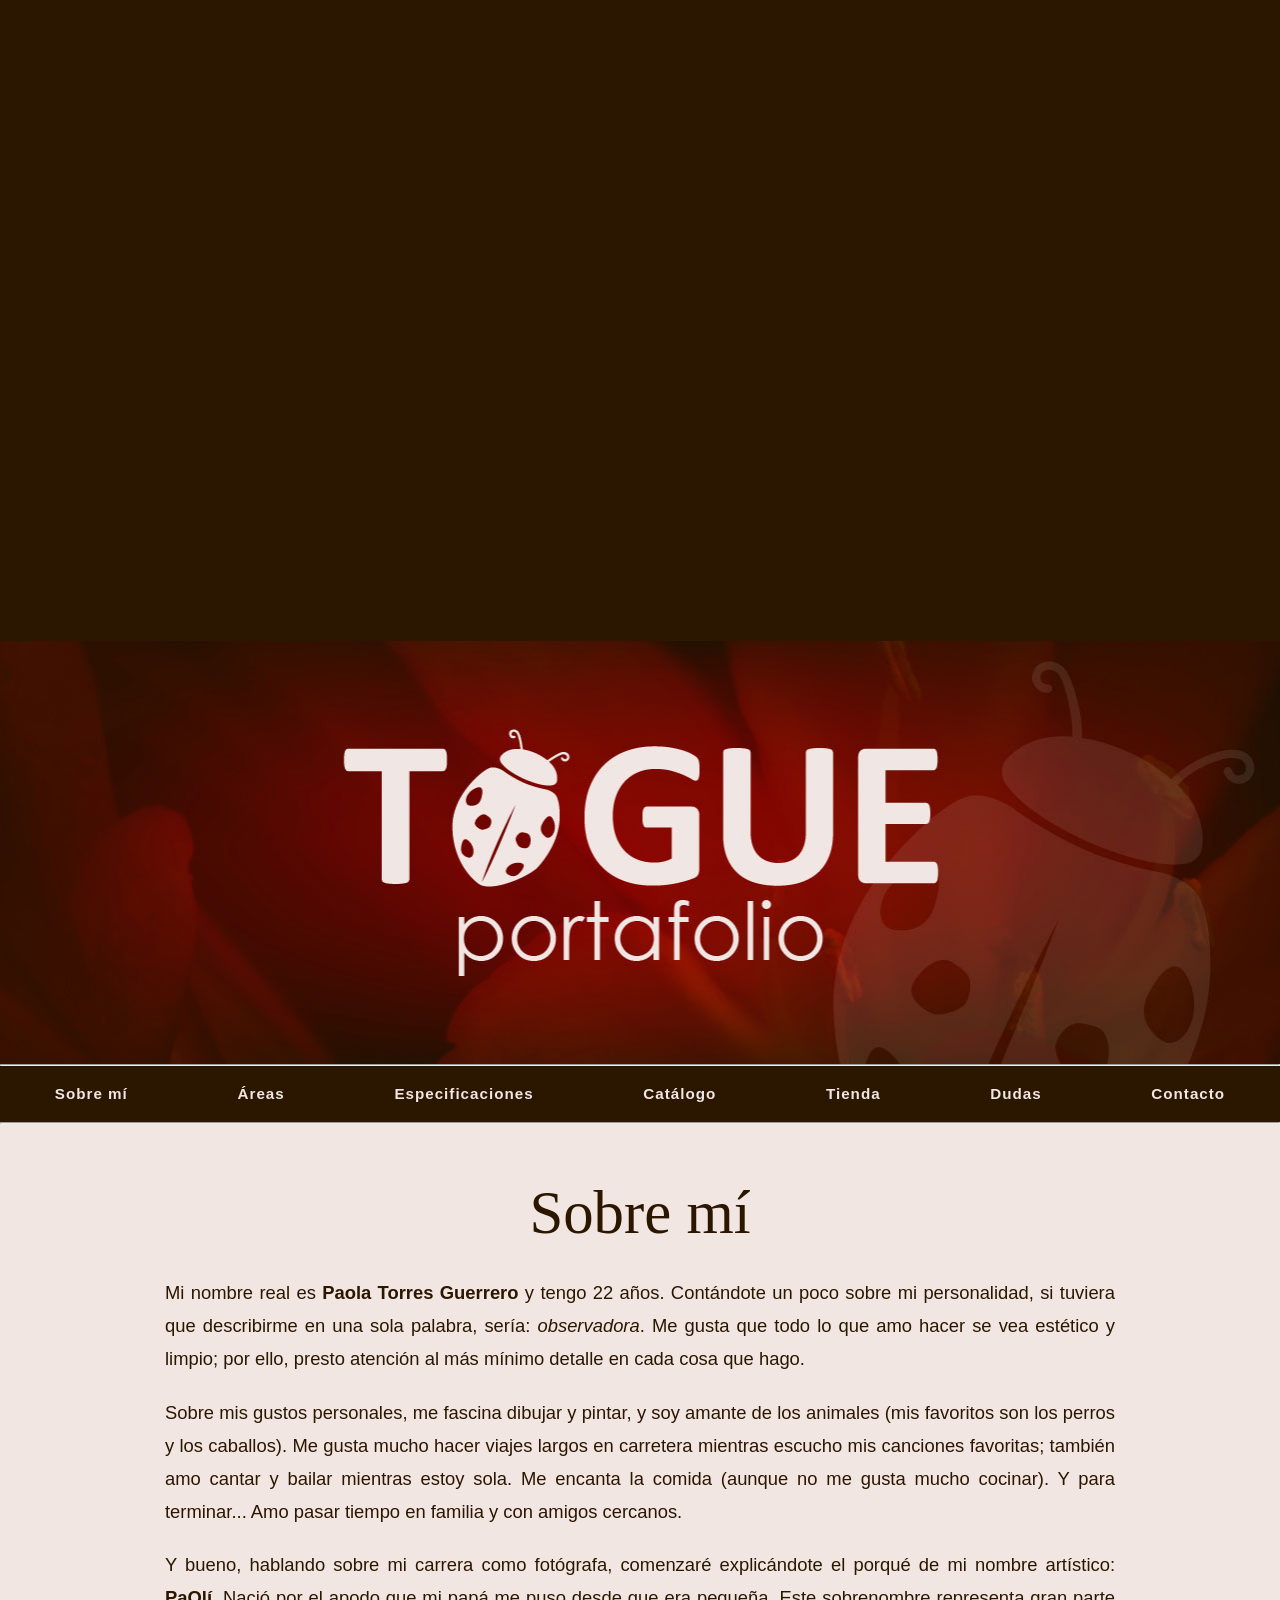
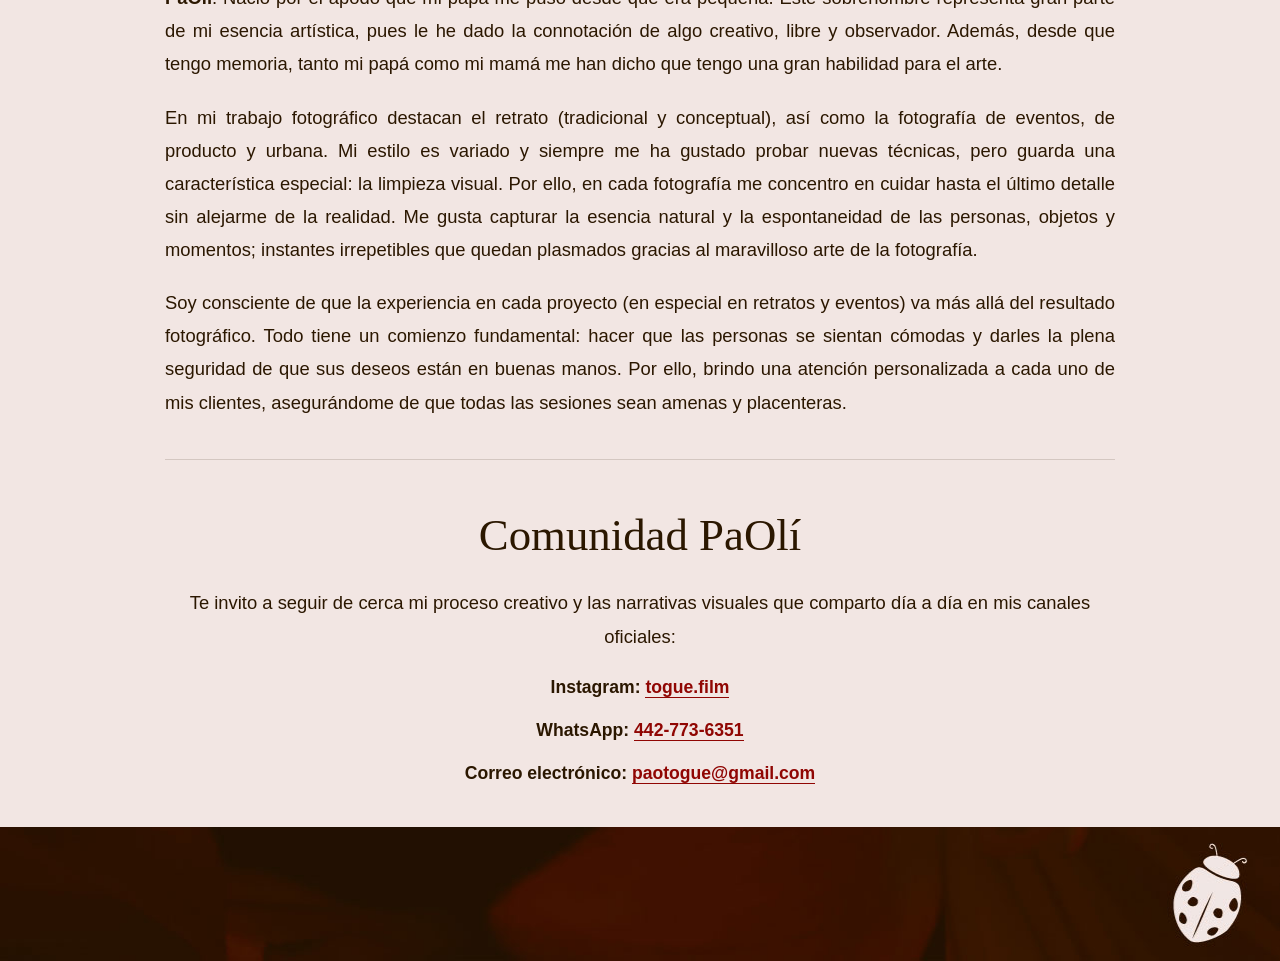
<file: index.html>
<!DOCTYPE html>
<html lang="es">

<head>
	<meta charset="utf-8">
	<meta name="viewport" content="width=device-width, initial-scale=1.0">
	<title>PaOlí - Fotografía y Comunicación Visual</title>
	<link rel="stylesheet" type="text/css" href="css/reticula12.css">
	<link rel="stylesheet" type="text/css" href="css/estilos.css">
</head>

<body>

	<div id="pagina">
		<header class="video-header">
			<video autoplay muted loop playsinline class="video-background">
				<source src="images/videopresentacion.mp4" type="video/mp4">
			</video>
		</header>

		<header id="cabecera">
			<img src="images/images/cabecera.jpg" alt="Cabecera Artística PaOlí">
		</header>

		<hr>

		<nav id="menu">
			<ul id="lista-menu">
				<li><a href="index.html" title="Sobre mí">Sobre mí</a></li>
				<li><a href="areas/areas.html" title="Áreas">Áreas</a></li>
				<li><a href="especificaciones/especificaciones.html" title="Especificaciones">Especificaciones</a></li>
				<li><a href="catalogo/catalogo.html" title="Catálogo">Catálogo</a></li>
				<li><a href="tienda/tienda.html" title="Tienda">Tienda</a></li>
				<li><a href="preguntas/preguntas.html" title="Dudas">Dudas</a></li>
				<li><a href="contacto/contacto.html" title="Contacto">Contacto</a></li>
			</ul>
		</nav>

		<hr>

		<div class="contenido-principal">

			<div class="fila">
				<div class="col12">
					<h2 class="titulo-artistico">Sobre mí</h2>
					<p class="texto-cuerpo">
						Mi nombre real es <strong>Paola Torres Guerrero</strong> y tengo 22 años. Contándote un poco
						sobre mi personalidad, si tuviera que describirme en una sola palabra, sería:
						<em>observadora</em>. Me gusta que todo lo que amo hacer se vea estético y limpio; por ello,
						presto atención al más mínimo detalle en cada cosa que hago.
					</p>
					<p class="texto-cuerpo">
						Sobre mis gustos personales, me fascina dibujar y pintar, y soy amante de los animales (mis
						favoritos son los perros y los caballos). Me gusta mucho hacer viajes largos en carretera
						mientras escucho mis canciones favoritas; también amo cantar y bailar mientras estoy sola. Me
						encanta la comida (aunque no me gusta mucho cocinar). Y para terminar... Amo pasar tiempo en
						familia y con amigos cercanos.
					</p>
					<p class="texto-cuerpo">
						Y bueno, hablando sobre mi carrera como fotógrafa, comenzaré explicándote el porqué de mi nombre
						artístico: <strong>PaOlí</strong>. Nació por el apodo que mi papá me puso desde que era pequeña.
						Este sobrenombre representa gran parte de mi esencia artística, pues le he dado la connotación
						de algo creativo, libre y observador. Además, desde que tengo memoria, tanto mi papá como mi
						mamá me han dicho que tengo una gran habilidad para el arte.
					</p>
					<p class="texto-cuerpo">
						En mi trabajo fotográfico destacan el retrato (tradicional y conceptual), así como la fotografía
						de eventos, de producto y urbana. Mi estilo es variado y siempre me ha gustado probar nuevas
						técnicas, pero guarda una característica especial: la limpieza visual. Por ello, en cada
						fotografía me concentro en cuidar hasta el último detalle sin alejarme de la realidad. Me gusta
						capturar la esencia natural y la espontaneidad de las personas, objetos y momentos; instantes
						irrepetibles que quedan plasmados gracias al maravilloso arte de la fotografía.
					</p>
					<p class="texto-cuerpo">
						Soy consciente de que la experiencia en cada proyecto (en especial en retratos y eventos) va más
						allá del resultado fotográfico. Todo tiene un comienzo fundamental: hacer que las personas se
						sientan cómodas y darles la plena seguridad de que sus deseos están en buenas manos. Por ello,
						brindo una atención personalizada a cada uno de mis clientes, asegurándome de que todas las
						sesiones sean amenas y placenteras.
					</p>
				</div>
			</div>

			<hr class="divisor-suave">

			<div class="fila">
				<div class="col12">
					<section class="seccion-comunidad" style="text-align: center;">
						<h2 class="titulo-artistico" style="font-size: 2.8rem;">Comunidad PaOlí</h2>
						<p class="texto-cuerpo">Te invito a seguir de cerca mi proceso creativo y las narrativas
							visuales que comparto día a día en mis canales oficiales:</p>

						<div class="enlaces-redes-paoli">
							<p><strong>Instagram:</strong> <a href="https://instagram.com"
									target="_blank">togue.film</a></p>
							<p><strong>WhatsApp:</strong> <a href="https://wa.me/4427736351"
									target="_blank">442-773-6351</a></p>
							<p><strong>Correo electrónico:</strong> <a
									href="mailto:paotogue@gmail.com">paotogue@gmail.com</a></p>
						</div>
					</section>
				</div>
			</div>

		</div>
		<footer id="pie">
			<img src="images/images/pie.jpg" alt="Pie de página PaOlí">
		</footer>

	</div>
</body>

</html>
</file>
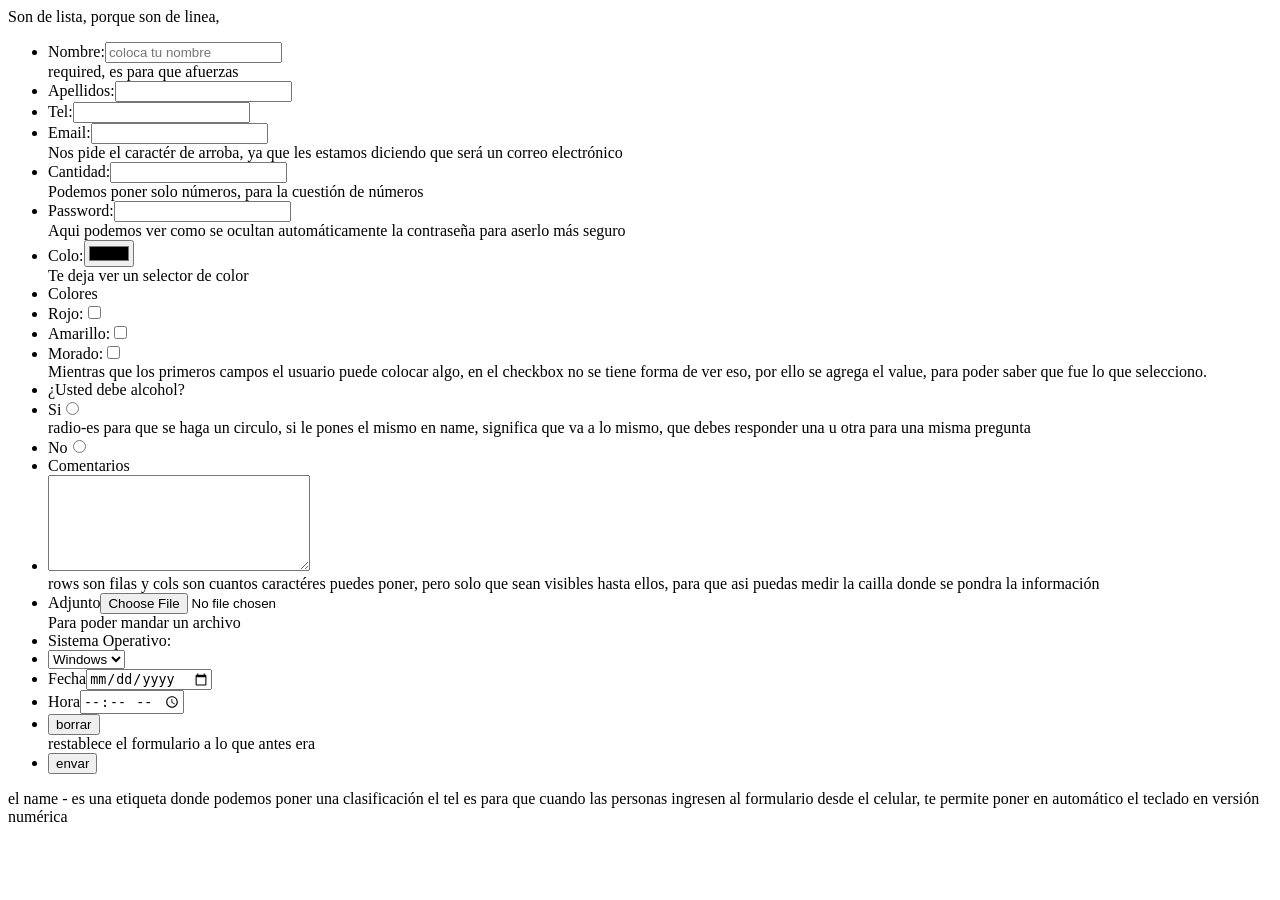
<file: formulario.html>
<!DOCTYPE html>
<html>
<head>
	<meta charset="utf-8">
	<meta name="viewport" content="width=device-width, initial-scale=1">
	<title>Formularios</title>
</head>
<body>

<form name="contacto" action="gracias.html">Son de lista, porque son de linea, 
	<ul> 
		<li>Nombre:<input type="text" name="nombre" maxlength="30" placeholder="coloca tu nombre" required></li>required, es para que afuerzas 
		<li>Apellidos:<input type="text" name="apellidos"></li>
		<li>Tel:<input type="tel" name="celular"></li>
		<li>Email:<input type="email" name="email" required></li> Nos pide el caractér de arroba, ya que les estamos diciendo que será un correo electrónico
		<li>Cantidad:<input type="number" name="cantidad" max="10"></li>Podemos poner solo números, para la cuestión de números 
		<li>Password:<input type="Password" name="Password"></li>Aqui podemos ver como se ocultan automáticamente la contraseña para aserlo más seguro 
		<li>Colo:<input type="color" name="color"></li>Te deja ver un selector de color 
		<li>Colores</li>
		<li>Rojo:<input type="checkbox" name="color" value="rojo"></li>
		<li>Amarillo:<input type="checkbox" name="color" value="amarillo"></li>
		<li>Morado:<input type="checkbox" name="color" value="morado"></li>Mientras que los primeros campos el usuario puede colocar algo, en el checkbox no se tiene forma de ver eso, por ello se agrega el value, para poder saber que fue lo que selecciono.
		<li>¿Usted debe alcohol?</li>
		<li>Si<input type="radio" name="alcohol" value="si"></li> radio-es para que se haga un circulo, si le pones el mismo en name, significa que va a lo mismo, que debes responder una u otra para una misma pregunta
		<li>No<input type="radio" name="alcohol" value="no"></li>
		<li>Comentarios</li>
		<li><textarea name="comentarios" rows="6" cols="30"></textarea></li>rows son filas y cols son cuantos caractéres puedes poner, pero solo que sean visibles hasta ellos, para que asi puedas medir la cailla donde se pondra la información
		<li>Adjunto<input type="file" name="adjunto"></li>Para poder mandar un archivo 
		<li>Sistema Operativo:</li>
		<li><select name="so"> 
			<option value="windows">Windows</option>
			<option value="macoz">MacOs</option>
			<option value="linux">Linux</option>
		</select></li>
		<li>Fecha<input type="date" name="fecha"></li>
		<li>Hora<input type="time" name="tiempo"></li>
		<li><input type="reset" name="borrar" value="borrar"></li>restablece el formulario a lo que antes era 
		<li><input type="submit" name="enviar" value="envar"></li>
	</ul>
</form>

el name - es una etiqueta donde podemos poner una clasificación 
el tel es para que cuando las personas ingresen al formulario desde el celular, te permite poner en automático el teclado en versión numérica 


</body>
</html>
</file>
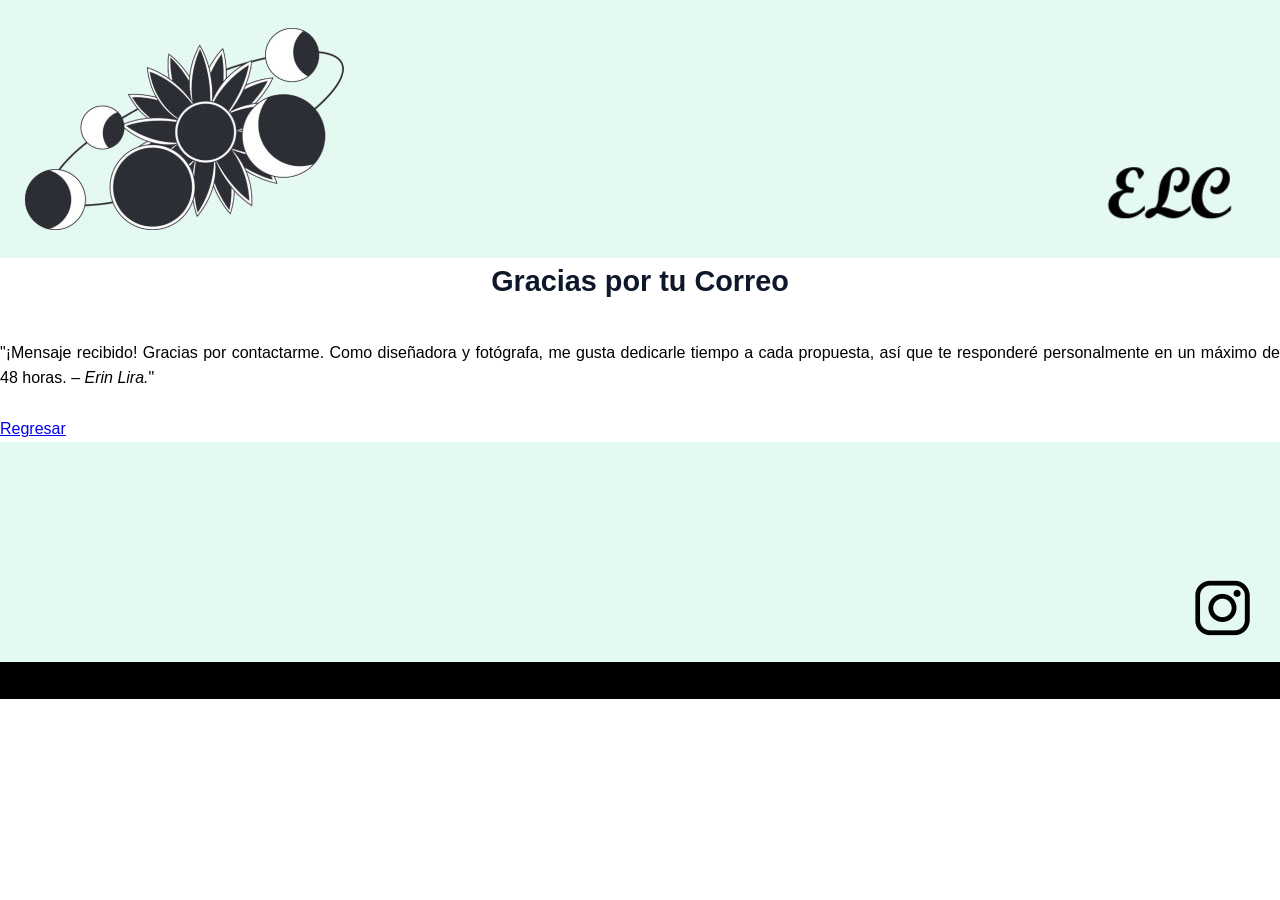
<file: Gracias.html>
<!DOCTYPE html>
<html>
<head>
	<meta charset="utf-8">
	<meta name="viewport" content="width=device-width, initial-scale=1">
	<title>Gracias por tu correo</title>
	<link rel="stylesheet" type="text/css" href="css/reticula12.css">
	<link rel="stylesheet" type="text/css" href="css/estilos-pagina.css">
</head>
<body>

<div id="pagina"><!--Inicio de página-->

<header id="cabecera"><!--Inicio de cabecera-->
	<img src="imagenes/cabecera.jpg">
</header><!--Cierre de cabecera-->

<h2>Gracias por tu Correo</h2>

<br>

<p> "¡Mensaje recibido! Gracias por contactarme. Como diseñadora y fotógrafa, me gusta dedicarle tiempo a cada propuesta, así que te responderé personalmente en un máximo de 48 horas. <em>– Erin Lira.</em>"</p>

<br>

<p><a href="pagina-web.html">Regresar</a></p>

<footer id="pie"><!--Inicio de pie-->
	<img src="imagenes/abajo.png">
</footer><!--Cierre de pie-->

</div><!--Cierre de página-->

</body>
</html>
</file>
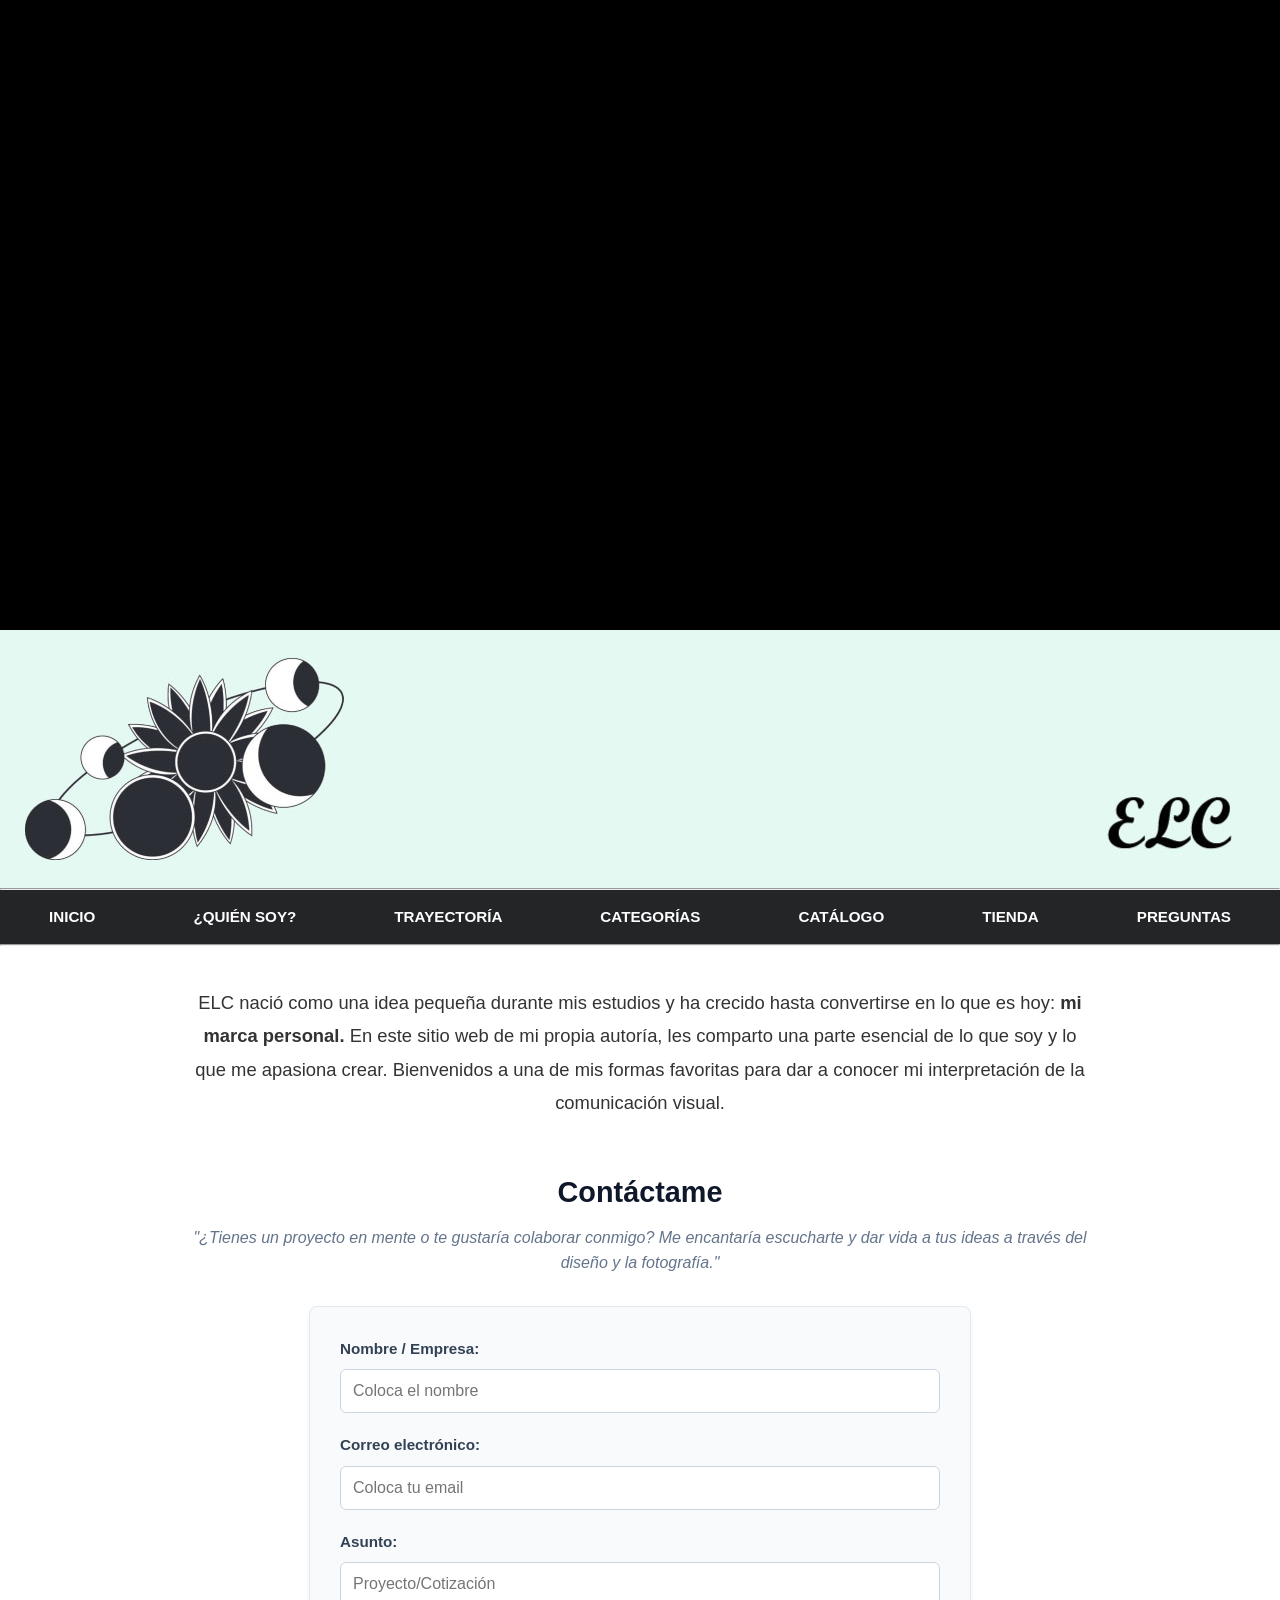
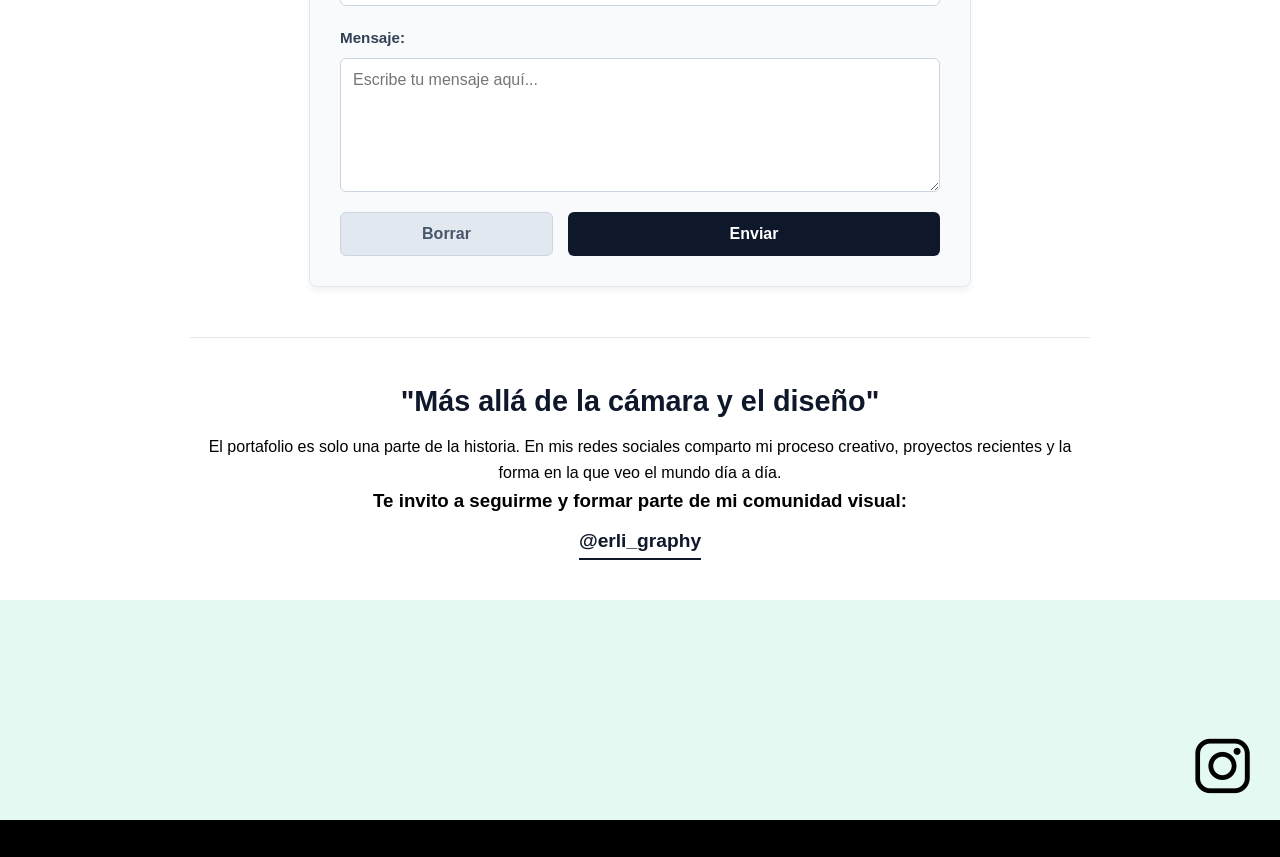
<file: pagina-web.html>
<!DOCTYPE html>
<html lang="es">

<head>
	<meta charset="utf-8">
	<meta name="viewport" content="width=device-width, initial-scale=1.0">
	<title>ELC-Photograph</title>
	<link rel="stylesheet" type="text/css" href="css/reticula12.css">
	<link rel="stylesheet" type="text/css" href="css/estilos-pagina.css">
</head>

<body>

	<div id="pagina">
		<header class="video-header">
			<video autoplay muted loop playsinline class="video-background">
				<source src="202605142108.mp4" type="video/mp4">
			</video>
		</header>

		<header id="cabecera">
			<img src="imagenes/cabecera.jpg" alt="Cabecera ELC">
		</header>

		<hr>

		<nav id="menu">
			<ul id="lista-menu">
				<li><a href="pagina-web.html" title="INICIO">INICIO</a></li>
				<li><a href="quiensoy/quien-soy.html" title="¿QUIÉN SOY?">¿QUIÉN SOY?</a></li>
				<li><a href="trayectoria/trayectoria.html" title="TRAYECTORÍA">TRAYECTORÍA</a></li>
				<li><a href="especificaciones/nuevas-especificaciones.html" title="CATEGORÍAS">CATEGORÍAS</a></li>
				<li><a href="catalogo/catalogo.html" title="CATÁLOGO">CATÁLOGO</a></li>
				<li><a href="tienda/tienda.html" title="TIENDA">TIENDA</a></li>
				<li><a href="preguntas/preguntas.html" title="PREGUNTAS">PREGUNTAS</a></li>
			</ul>
		</nav>

		<hr>

		<div class="contenido-principal">

			<div class="fila">
				<div class="col12">
					<p class="intro-texto">
						ELC nació como una idea pequeña durante mis estudios y ha crecido hasta convertirse en lo que es
						hoy: <strong>mi marca personal.</strong> En este sitio web de mi propia autoría, les comparto
						una parte esencial de lo que soy y lo que me apasiona crear. Bienvenidos a una de mis formas
						favoritas para dar a conocer mi interpretación de la comunicación visual.
					</p>
				</div>
			</div>

			<div class="fila">
				<div class="col12">
					<section class="seccion-contacto">
						<h2>Contáctame</h2>
						<p class="subtitulo"><em>"¿Tienes un proyecto en mente o te gustaría colaborar conmigo? Me
								encantaría escucharte y dar vida a tus ideas a través del diseño y la fotografía."</em>
						</p>

						<form name="Contáctame" action="Gracias.html" class="formulario-elegante">
							<div class="grupo-campo">
								<label for="nombre">Nombre / Empresa:</label>
								<input type="text" id="nombre" name="nombre/empresa" maxlength="30"
									placeholder="Coloca el nombre" required>
							</div>

							<div class="grupo-campo">
								<label for="email">Correo electrónico:</label>
								<input type="email" id="email" name="email" maxlength="30" placeholder="Coloca tu email"
									required>
							</div>

							<div class="grupo-campo">
								<label for="asunto">Asunto:</label>
								<input type="text" id="asunto" name="asunto" maxlength="30"
									placeholder="Proyecto/Cotización" required>
							</div>

							<div class="grupo-campo">
								<label for="mensaje">Mensaje:</label>
								<textarea id="mensaje" name="mensaje" rows="6" placeholder="Escribe tu mensaje aquí..."
									required></textarea>
							</div>

							<div class="grupo-botones">
								<input type="reset" name="borrar" value="Borrar" class="btn-limpiar">
								<input type="submit" name="enviar" value="Enviar" class="btn-enviar">
							</div>
						</form>
					</section>
				</div>
			</div>

			<div class="fila">
				<div class="col12">
					<section class="seccion-comunidad">
						<h2>"Más allá de la cámara y el diseño"</h2>
						<p>El portafolio es solo una parte de la historia. En mis redes sociales comparto mi proceso
							creativo, proyectos recientes y la forma en la que veo el mundo día a día.</p>

						<h3>Te invito a seguirme y formar parte de mi comunidad visual:</h3>
						<p class="instagram-enlace">
							<a href="https://www.instagram.com/p/DL_NpAcs4de/" target="_blank"
								title="erli_graphy">@erli_graphy</a>
						</p>
					</section>
				</div>
			</div>

		</div>
		<footer id="pie">
			<img src="imagenes/abajo.png" alt="Pie de página ELC">
		</footer>

	</div>
</body>

</html>
</file>
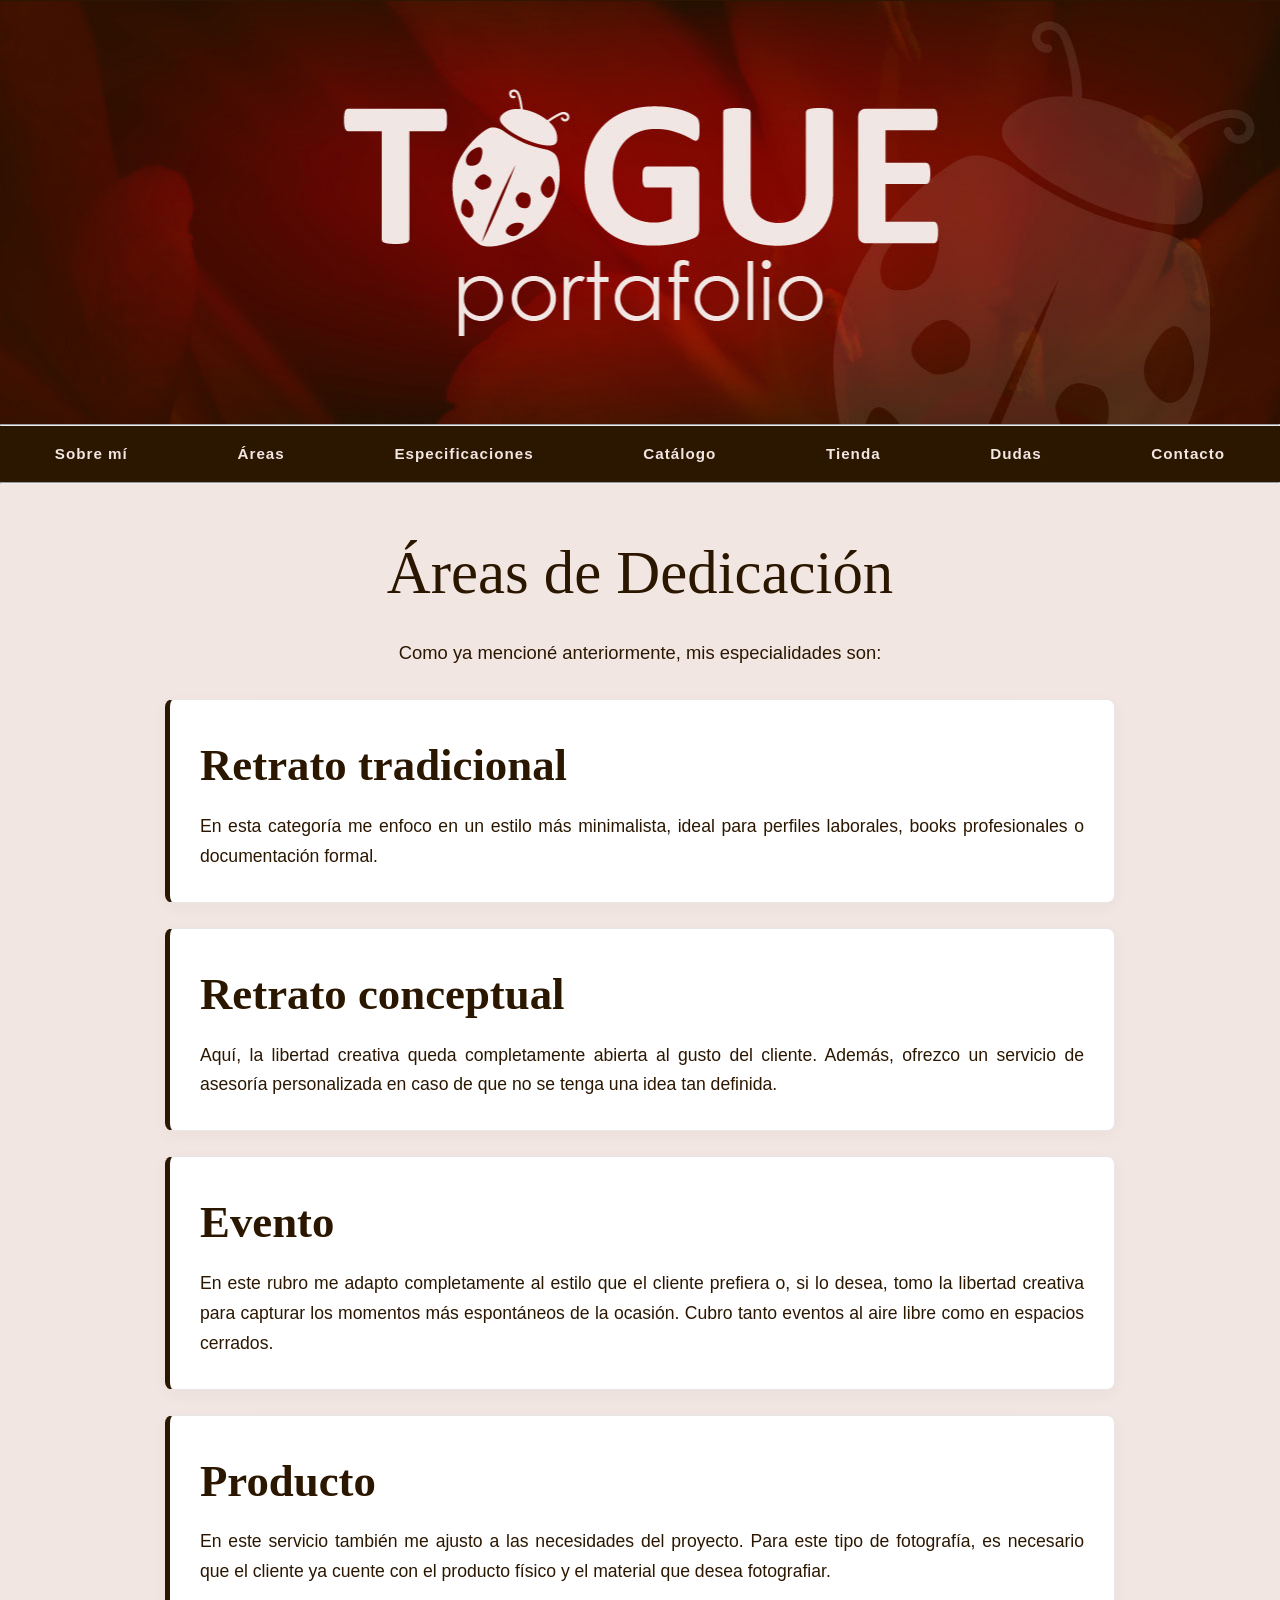
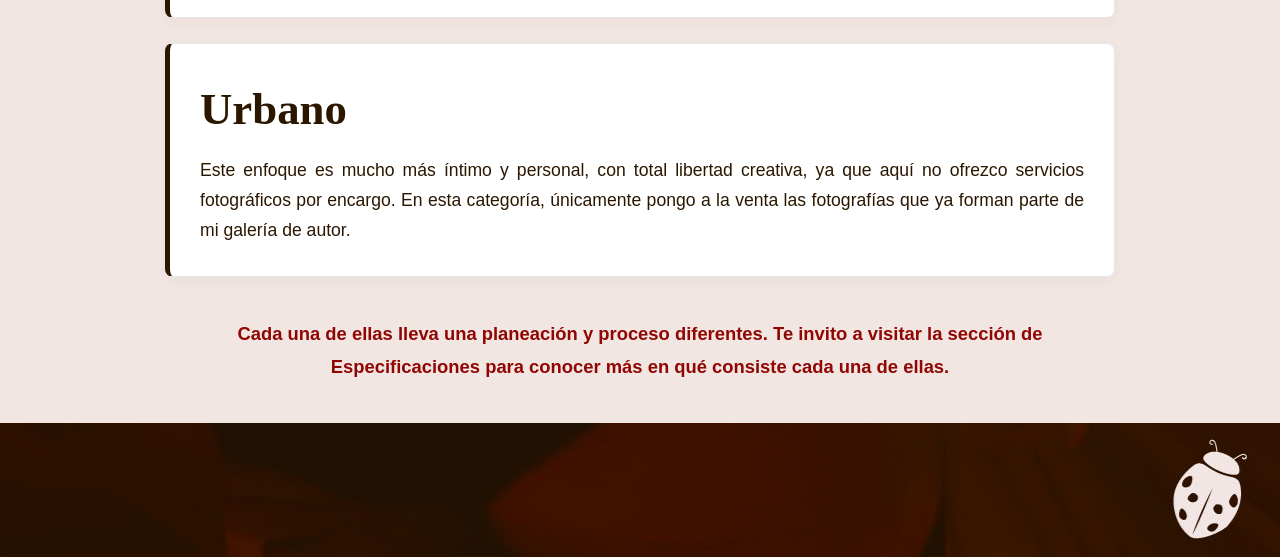
<file: areas/areas.html>
<!DOCTYPE html>
<html lang="es">

<head>
    <meta charset="utf-8">
    <meta name="viewport" content="width=device-width, initial-scale=1.0">
    <title>Áreas de Especialidad - PaOlí</title>
    <link rel="stylesheet" type="text/css" href="../css/reticula12.css">
    <link rel="stylesheet" type="text/css" href="../css/estilos.css">
    <style>
        /* Estilos específicos para la presentación extendida de áreas */
        .contenedor-areas-detalle {
            display: flex;
            flex-direction: column;
            gap: 25px;
            margin-top: 30px;
        }

        .tarjeta-area-extendida {
            background-color: #ffffff;
            border: 1px solid rgba(43, 23, 0, 0.1);
            border-left: 5px solid #2b1700;
            /* Acento lateral en marrón profundo */
            padding: 30px;
            border-radius: 8px;
            box-shadow: 0 4px 15px rgba(43, 23, 0, 0.04);
            transition: transform 0.3s ease, border-left-color 0.3s ease;
        }

        .tarjeta-area-extendida:hover {
            transform: translateX(5px);
            border-left-color: #900603;
            /* El borde lateral cambia a rojo al pasar el mouse */
        }

        .tarjeta-area-extendida h3 {
            font-family: 'Edwardian Script ITC', 'Brush Script MT', cursive;
            font-size: 2.8rem;
            color: #2b1700;
            margin-top: 0;
            margin-bottom: 10px;
        }

        .tarjeta-area-extendida p {
            font-family: 'Calibri Light', Calibri, sans-serif;
            font-size: 1.1rem;
            color: #2b1700;
            line-height: 1.7;
            margin: 0;
        }
    </style>
</head>

<body>

    <div id="pagina">
        <header id="cabecera">
            <img src="../images/images/cabecera.jpg" alt="Cabecera Artística PaOlí">
        </header>

        <hr>

        <nav id="menu">
            <ul id="lista-menu">
                <li><a href="../index.html" title="Sobre mí">Sobre mí</a></li>
                <li><a href="areas.html" title="Áreas">Áreas</a></li>
                <li><a href="../especificaciones/especificaciones.html" title="Especificaciones">Especificaciones</a>
                </li>
                <li><a href="../catalogo/catalogo.html" title="Catálogo">Catálogo</a></li>
                <li><a href="../tienda/tienda.html" title="Tienda">Tienda</a></li>
                <li><a href="../preguntas/preguntas.html" title="Dudas">Dudas</a></li>
                <li><a href="../contacto/contacto.html" title="Contacto">Contacto</a></li>
            </ul>
        </nav>

        <hr>

        <div class="contenido-principal">

            <div class="fila">
                <div class="col12">
                    <h2 class="titulo-artistico">Áreas de Dedicación</h2>
                    <p class="texto-cuerpo" style="text-align: center;">
                        Como ya mencioné anteriormente, mis especialidades son:
                    </p>

                    <div class="contenedor-areas-detalle">

                        <div class="tarjeta-area-extendida">
                            <h3>Retrato tradicional</h3>
                            <p>En esta categoría me enfoco en un estilo más minimalista, ideal para perfiles laborales,
                                books profesionales o documentación formal.</p>
                        </div>

                        <div class="tarjeta-area-extendida">
                            <h3>Retrato conceptual</h3>
                            <p>Aquí, la libertad creativa queda completamente abierta al gusto del cliente. Además,
                                ofrezco un servicio de asesoría personalizada en caso de que no se tenga una idea tan
                                definida.</p>
                        </div>

                        <div class="tarjeta-area-extendida">
                            <h3>Evento</h3>
                            <p>En este rubro me adapto completamente al estilo que el cliente prefiera o, si lo desea,
                                tomo la libertad creativa para capturar los momentos más espontáneos de la ocasión.
                                Cubro tanto eventos al aire libre como en espacios cerrados.</p>
                        </div>

                        <div class="tarjeta-area-extendida">
                            <h3>Producto</h3>
                            <p>En este servicio también me ajusto a las necesidades del proyecto. Para este tipo de
                                fotografía, es necesario que el cliente ya cuente con el producto físico y el material
                                que desea fotografiar.</p>
                        </div>

                        <div class="tarjeta-area-extendida">
                            <h3>Urbano</h3>
                            <p>Este enfoque es mucho más íntimo y personal, con total libertad creativa, ya que aquí no
                                ofrezco servicios fotográficos por encargo. En esta categoría, únicamente pongo a la
                                venta las fotografías que ya forman parte de mi galería de autor.</p>
                        </div>

                    </div>

                    <p class="texto-cuerpo"
                        style="text-align: center; margin-top: 40px; font-weight: bold; color: #900603;">
                        Cada una de ellas lleva una planeación y proceso diferentes. Te invito a visitar la sección de
                        Especificaciones para conocer más en qué consiste cada una de ellas.
                    </p>

                </div>
            </div>

        </div>
        <footer id="pie">
            <img src="../images/images/pie.jpg" alt="Pie de página PaOlí">
        </footer>

    </div>
</body>

</html>
</file>
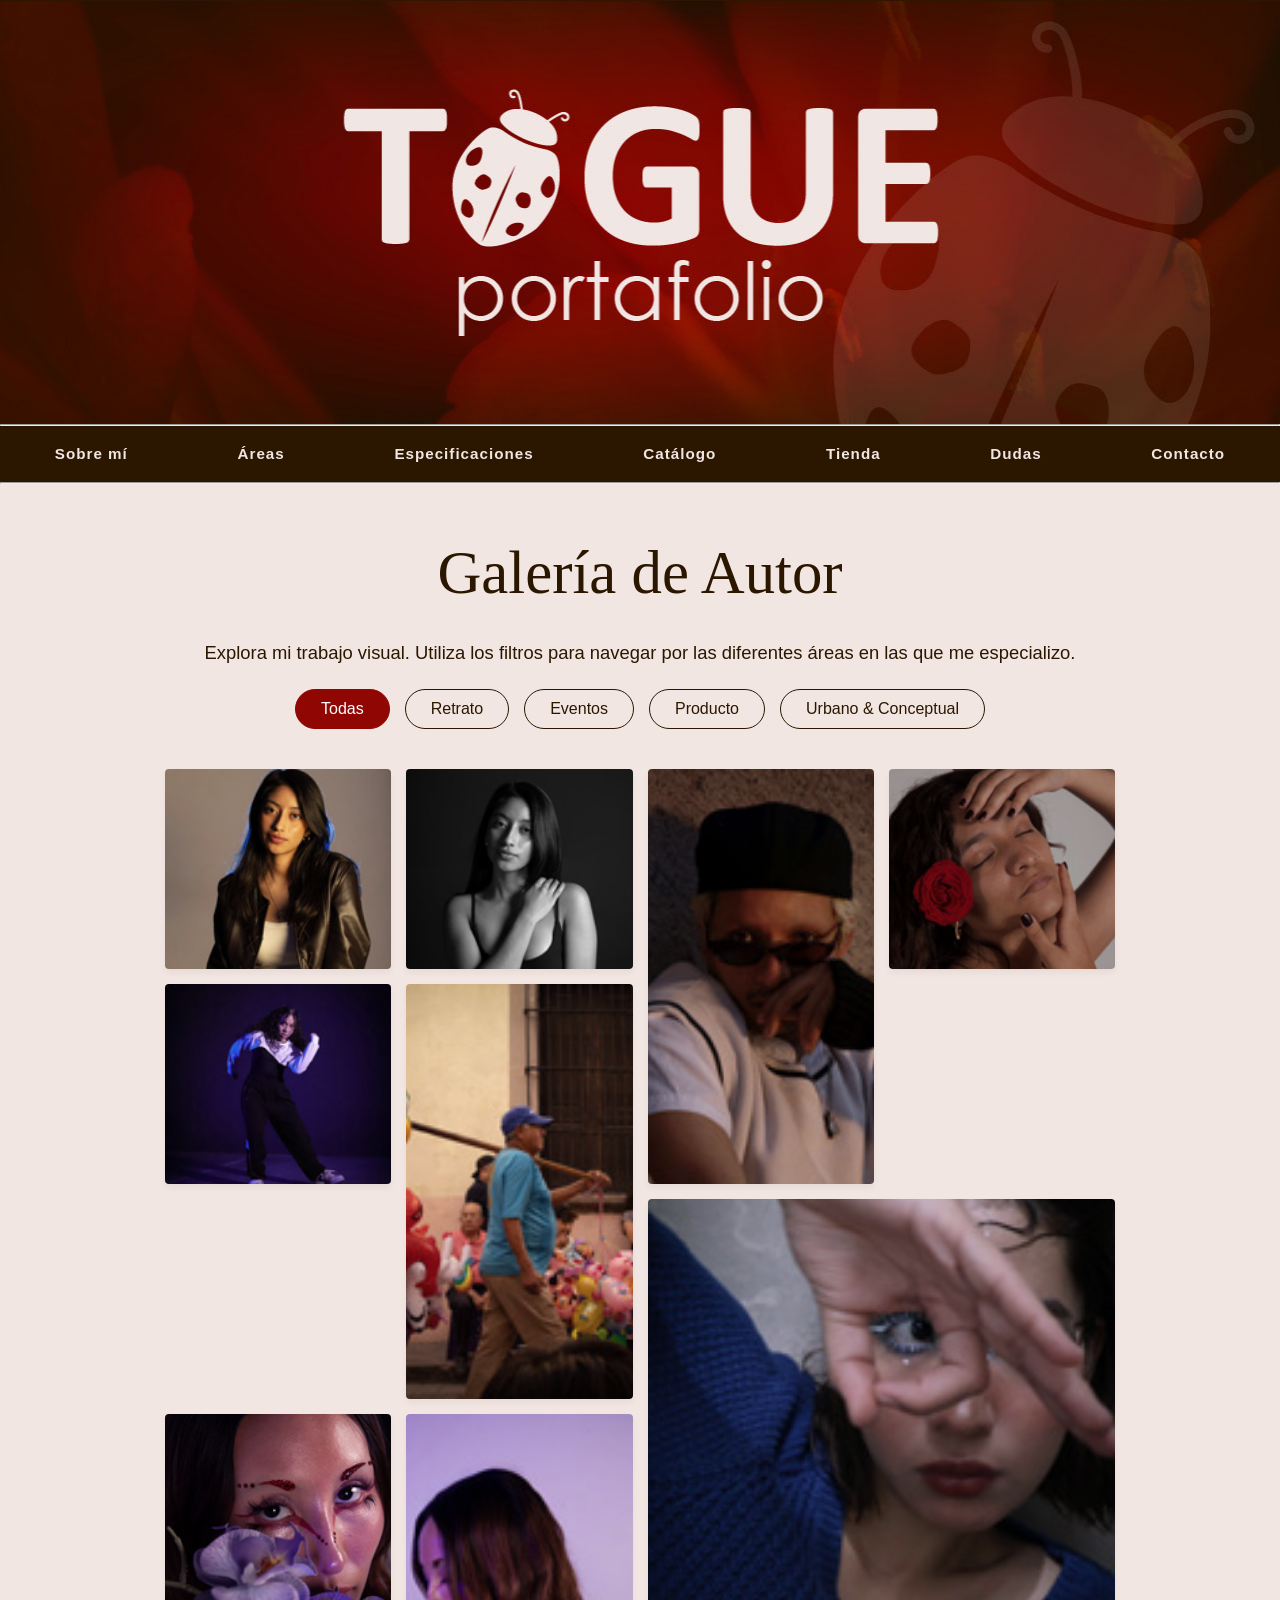
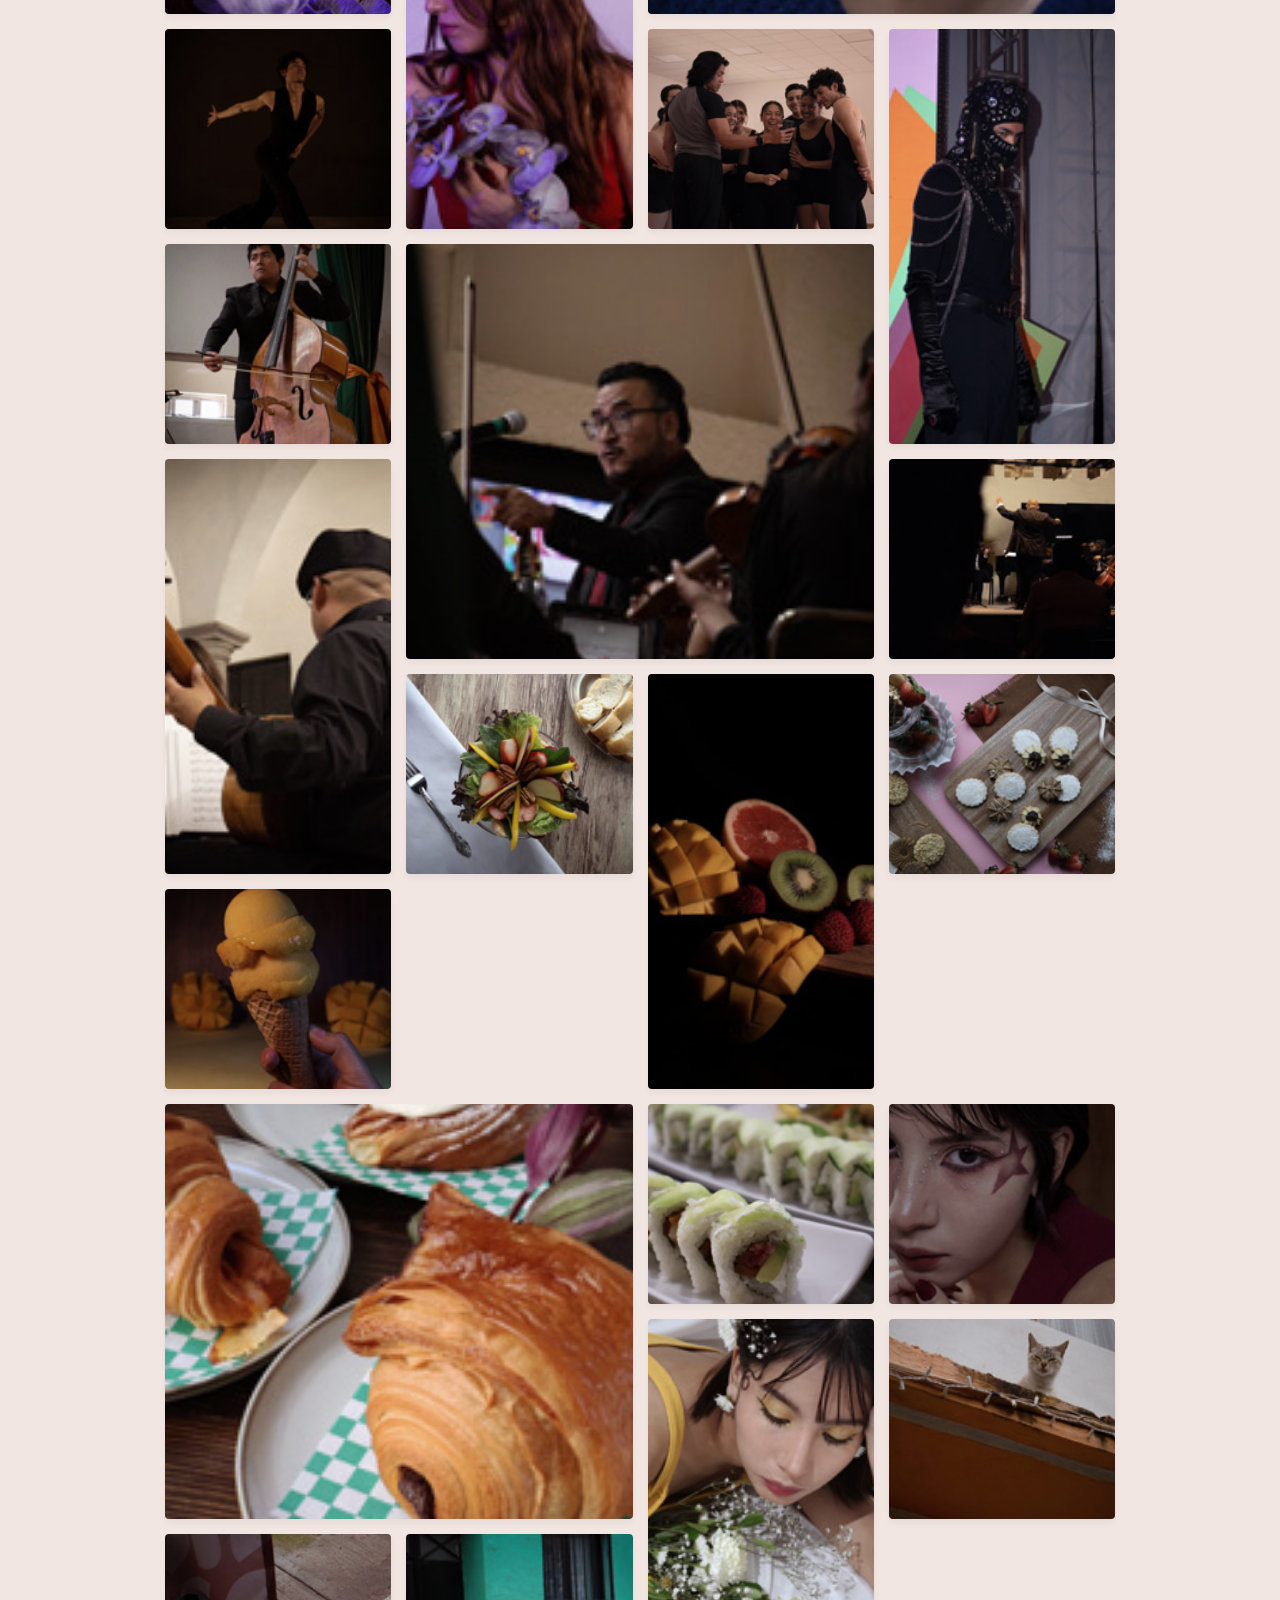
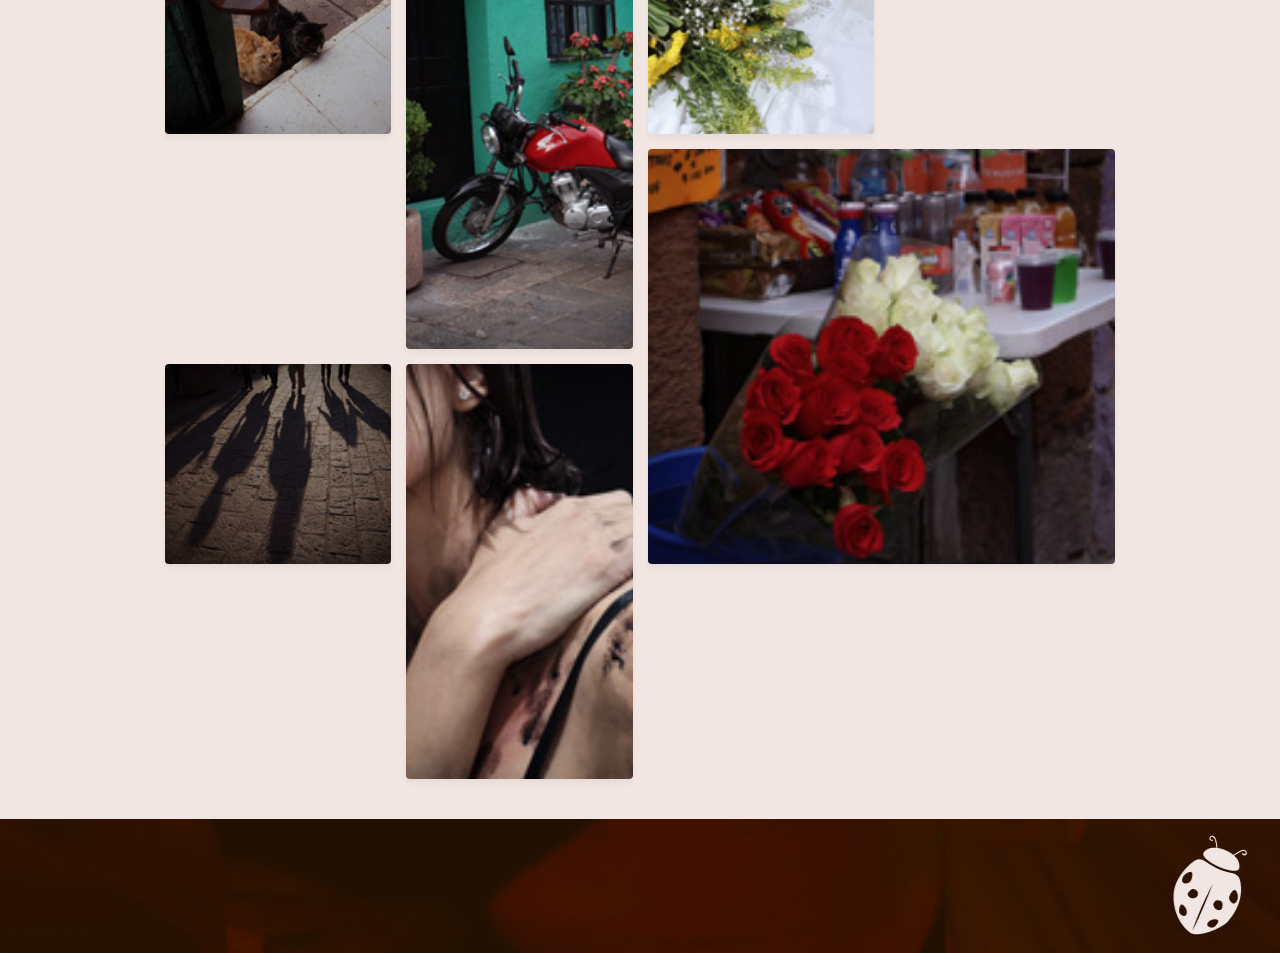
<file: catalogo/catalogo.html>
<!DOCTYPE html>
<html lang="es">

<head>
    <meta charset="utf-8">
    <meta name="viewport" content="width=device-width, initial-scale=1.0">
    <title>Catálogo Fotográfico - PaOlí</title>
    <link rel="stylesheet" type="text/css" href="../css/reticula12.css">
    <link rel="stylesheet" type="text/css" href="../css/estilos.css">
    <style>
        /* Estilos específicos para la Galería Mosaico interactiva (NUEVA PALETA) */
        .filtros-galeria {
            display: flex;
            justify-content: center;
            flex-wrap: wrap;
            gap: 15px;
            margin-bottom: 40px;
        }

        .btn-filtro {
            background-color: transparent;
            border: 1px solid #2b1700;
            /* Borde en marrón profundo */
            color: #2b1700;
            /* Texto en marrón profundo */
            padding: 10px 25px;
            font-family: 'Calibri Light', Calibri, sans-serif;
            font-size: 1rem;
            cursor: pointer;
            border-radius: 30px;
            transition: all 0.3s ease;
        }

        .btn-filtro:hover,
        .btn-filtro.activo {
            background-color: #900603;
            /* Rojo de acento */
            border-color: #900603;
            color: #ffffff;
            /* Letras blancas para contrastar */
        }

        /* Sistema moderno de Mosaico (CSS Grid) */
        .mosaico-galeria {
            display: grid;
            grid-template-columns: repeat(auto-fill, minmax(220px, 1fr));
            grid-auto-rows: 200px;
            gap: 15px;
        }

        .item-galeria {
            width: 100%;
            height: 100%;
            overflow: hidden;
            border-radius: 4px;
            box-shadow: 0 4px 6px rgba(43, 23, 0, 0.05);
            /* Sombra basada en el marrón */
            transition: transform 0.3s ease;
            /* Animación de entrada al filtrar */
            animation: fadeIn 0.5s ease-in-out;
        }

        .item-galeria img {
            width: 100%;
            height: 100%;
            object-fit: cover;
            transition: transform 0.5s ease, filter 0.5s ease;
            filter: grayscale(20%);
        }

        .item-galeria:hover {
            transform: translateY(-5px);
            z-index: 2;
            box-shadow: 0 8px 15px rgba(144, 6, 3, 0.2);
            /* Brillo rojo sutil al hacer hover */
        }

        .item-galeria:hover img {
            transform: scale(1.05);
            filter: grayscale(0%);
        }

        /* Clase para ocultar imágenes no seleccionadas */
        .oculto {
            display: none;
        }

        /* Tamaños variados para hacer efecto Pinterest en el Grid */
        .item-galeria:nth-child(3n) {
            grid-row: span 2;
        }

        .item-galeria:nth-child(7n) {
            grid-column: span 2;
            grid-row: span 2;
        }

        @keyframes fadeIn {
            from {
                opacity: 0;
                transform: scale(0.95);
            }

            to {
                opacity: 1;
                transform: scale(1);
            }
        }

        /* Adaptación del mosaico para celulares */
        @media (max-width: 480px) {
            .item-galeria:nth-child(7n) {
                grid-column: span 1;
            }

            .mosaico-galeria {
                grid-auto-rows: 150px;
            }
        }
    </style>
</head>

<body>

    <div id="pagina">

        <header id="cabecera">
            <img src="../images/images/cabecera.jpg" alt="Cabecera Artística PaOlí">
        </header>

        <hr>

        <nav id="menu">
            <ul id="lista-menu">
                <li><a href="../index.html#sobre-mi" title="Sobre mí">Sobre mí</a></li>
                <li><a href="../index.html#areas" title="Áreas">Áreas</a></li>
                <li><a href="../especificaciones/especificaciones.html" title="Especificaciones">Especificaciones</a>
                </li>
                <li><a href="catalogo.html" title="Catálogo">Catálogo</a></li>
                <li><a href="../tienda/tienda.html" title="Tienda">Tienda</a></li>
                <li><a href="../preguntas/preguntas.html" title="Dudas">Dudas</a></li>
                <li><a href="../contacto/contacto.html" title="Contacto">Contacto</a></li>
            </ul>
        </nav>

        <hr>

        <div class="contenido-principal">

            <div class="fila">
                <div class="col12">
                    <h2 class="titulo-artistico">Galería de Autor</h2>
                    <p class="texto-cuerpo" style="text-align: center;">
                        Explora mi trabajo visual. Utiliza los filtros para navegar por las diferentes áreas en las que
                        me especializo.
                    </p>

                    <div class="filtros-galeria">
                        <button class="btn-filtro activo" onclick="filtrarGaleria('todas')">Todas</button>
                        <button class="btn-filtro" onclick="filtrarGaleria('retrato')">Retrato</button>
                        <button class="btn-filtro" onclick="filtrarGaleria('eventos')">Eventos</button>
                        <button class="btn-filtro" onclick="filtrarGaleria('producto')">Producto</button>
                        <button class="btn-filtro" onclick="filtrarGaleria('urbano')">Urbano & Conceptual</button>
                    </div>

                    <div class="mosaico-galeria">

                        <div class="item-galeria retrato"><img src="../especialidadesfotograficas/ame.jpg"
                                alt="Retrato Ame"></div>
                        <div class="item-galeria retrato"><img src="../especialidadesfotograficas/ame2.jpg"
                                alt="Retrato Ame 2"></div>
                        <div class="item-galeria retrato"><img src="../especialidadesfotograficas/diego.jpg"
                                alt="Retrato Diego"></div>
                        <div class="item-galeria retrato"><img src="../especialidadesfotograficas/mariana.jpg"
                                alt="Retrato Mariana"></div>
                        <div class="item-galeria retrato"><img src="../especialidadesfotograficas/natali.jpg"
                                alt="Retrato Natali"></div>
                        <div class="item-galeria retrato"><img src="../especialidadesfotograficas/niñez.jpg"
                                alt="Retrato Niñez"></div>
                        <div class="item-galeria retrato"><img src="../especialidadesfotograficas/ojo.jpg"
                                alt="Detalle Ojo"></div>
                        <div class="item-galeria retrato"><img src="../especialidadesfotograficas/purpled.jpg"
                                alt="Retrato Purpled"></div>
                        <div class="item-galeria retrato"><img src="../especialidadesfotograficas/purpled2.jpg"
                                alt="Retrato Purpled 2"></div>

                        <div class="item-galeria eventos"><img src="../especialidadesfotograficas/bailarin.jpg"
                                alt="Bailarín"></div>
                        <div class="item-galeria eventos"><img src="../especialidadesfotograficas/ballet.jpg"
                                alt="Ballet"></div>
                        <div class="item-galeria eventos"><img src="../especialidadesfotograficas/concierto.jpg"
                                alt="Concierto"></div>
                        <div class="item-galeria eventos"><img src="../especialidadesfotograficas/contrabajo.jpg"
                                alt="Contrabajo"></div>
                        <div class="item-galeria eventos"><img src="../especialidadesfotograficas/director.jpg"
                                alt="Director de orquesta"></div>
                        <div class="item-galeria eventos"><img src="../especialidadesfotograficas/musico.jpg"
                                alt="Músico"></div>
                        <div class="item-galeria eventos"><img src="../especialidadesfotograficas/opera.jpg"
                                alt="Ópera"></div>

                        <div class="item-galeria producto"><img src="../especialidadesfotograficas/ensalada.jpg"
                                alt="Ensalada"></div>
                        <div class="item-galeria producto"><img src="../especialidadesfotograficas/fruta.jpg"
                                alt="Fruta"></div>
                        <div class="item-galeria producto"><img src="../especialidadesfotograficas/galletas.jpg"
                                alt="Galletas"></div>
                        <div class="item-galeria producto"><img src="../especialidadesfotograficas/helado.jpg"
                                alt="Helado"></div>
                        <div class="item-galeria producto"><img src="../especialidadesfotograficas/pan.jpg" alt="Pan">
                        </div>
                        <div class="item-galeria producto"><img src="../especialidadesfotograficas/sushi.jpg"
                                alt="Sushi"></div>

                        <div class="item-galeria urbano"><img src="../especialidadesfotograficas/estrella.jpg"
                                alt="Estrella"></div>
                        <div class="item-galeria urbano"><img src="../especialidadesfotograficas/flores.jpg"
                                alt="Flores"></div>
                        <div class="item-galeria urbano"><img src="../especialidadesfotograficas/gatojuzgon.jpg"
                                alt="Gato"></div>
                        <div class="item-galeria urbano"><img src="../especialidadesfotograficas/gatos.jpg"
                                alt="Gatos callejeros"></div>
                        <div class="item-galeria urbano"><img src="../especialidadesfotograficas/moto.jpg" alt="Moto">
                        </div>
                        <div class="item-galeria urbano"><img src="../especialidadesfotograficas/rosas.jpg" alt="Rosas">
                        </div>
                        <div class="item-galeria urbano"><img src="../especialidadesfotograficas/sombras.jpg"
                                alt="Sombras urbanas"></div>
                        <div class="item-galeria urbano"><img src="../especialidadesfotograficas/visible.jpg"
                                alt="Letrero"></div>

                    </div>
                </div>
            </div>

        </div>

        <footer id="pie">
            <img src="../images/images/pie.jpg" alt="Pie de página PaOlí">
        </footer>

    </div>

    <script>
        function filtrarGaleria(categoria) {
            const items = document.querySelectorAll('.item-galeria');
            const botones = document.querySelectorAll('.btn-filtro');

            // Actualizar estado de los botones
            botones.forEach(btn => btn.classList.remove('activo'));
            event.target.classList.add('activo');

            // Mostrar/Ocultar imágenes con animación
            items.forEach(item => {
                item.style.animation = 'none'; // Reinicia la animación
                item.offsetHeight; // Reflow forzado
                item.style.animation = null;

                if (categoria === 'todas' || item.classList.contains(categoria)) {
                    item.classList.remove('oculto');
                } else {
                    item.classList.add('oculto');
                }
            });
        }
    </script>

</body>

</html>
</file>
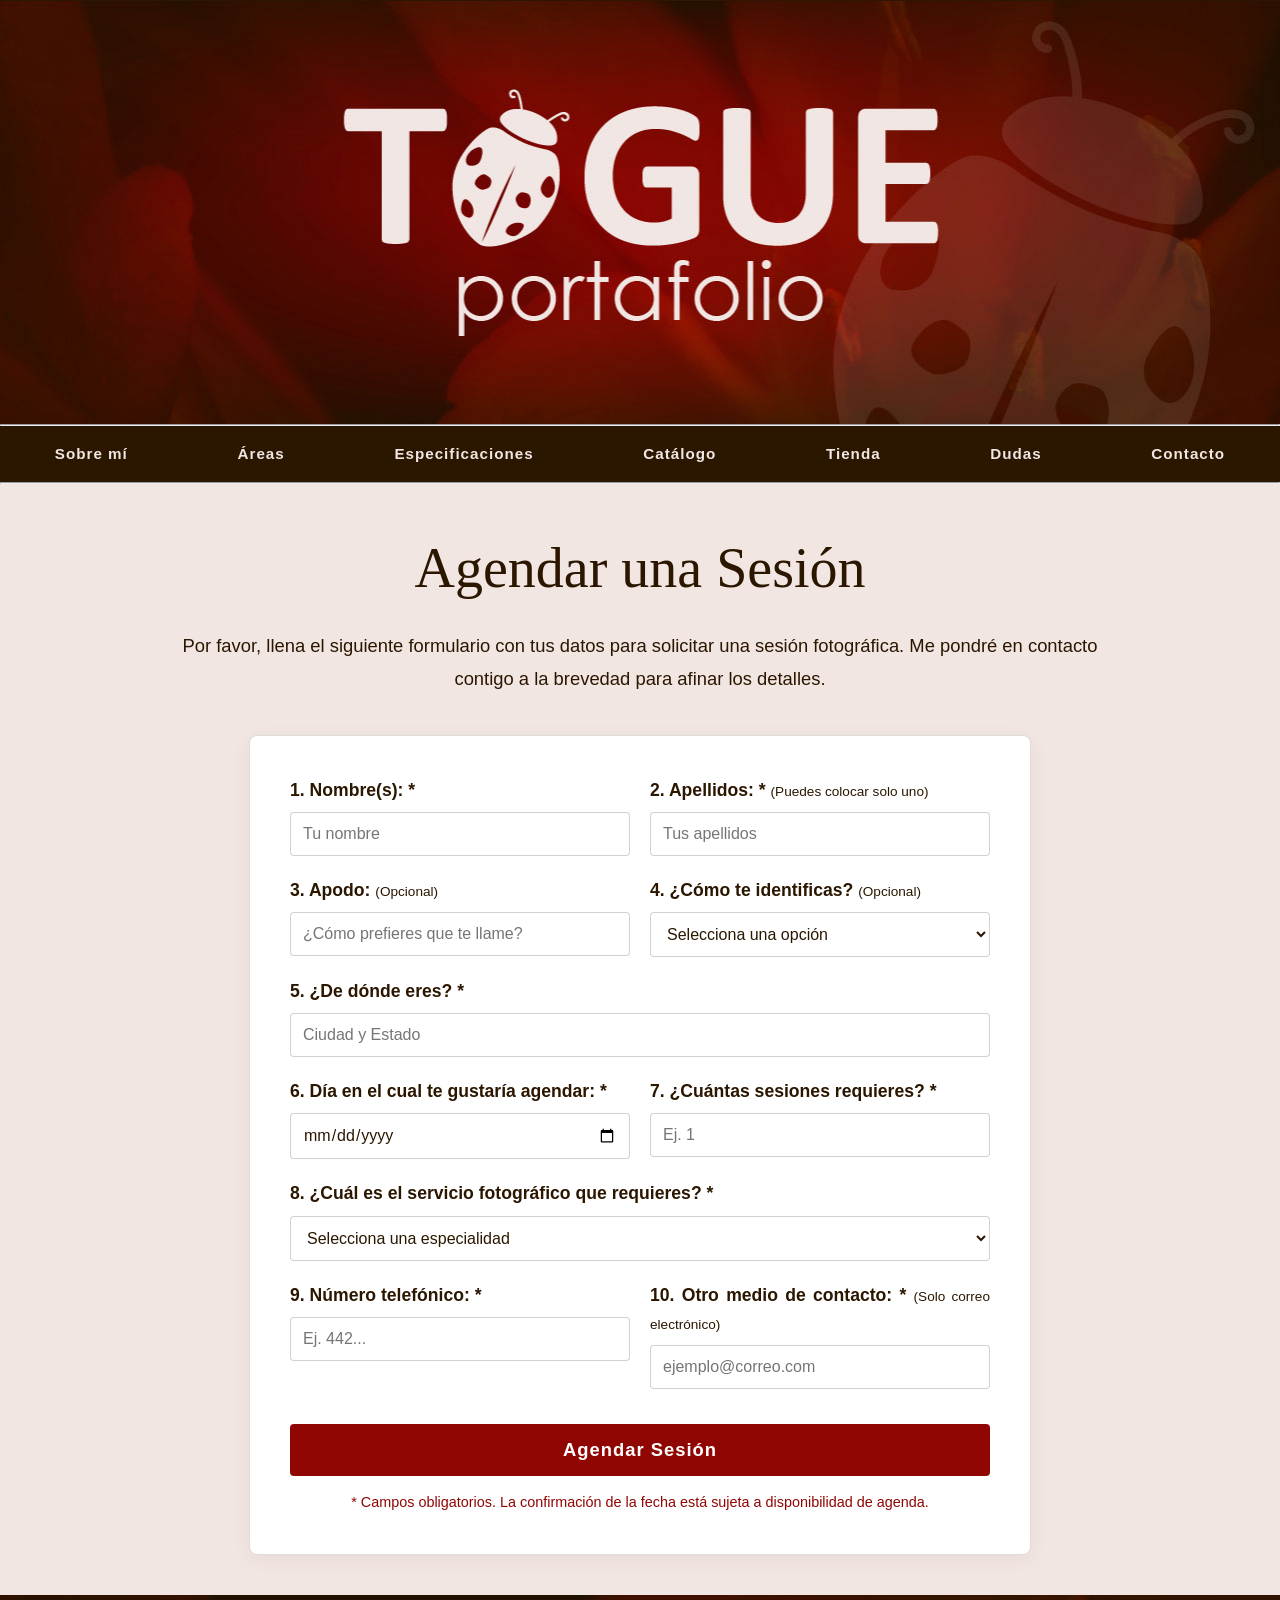
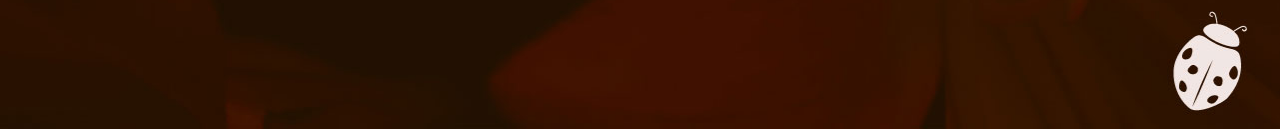
<file: contacto/contacto.html>
<!DOCTYPE html>
<html lang="es">

<head>
    <meta charset="utf-8">
    <meta name="viewport" content="width=device-width, initial-scale=1.0">
    <title>Contacto y Agenda - PaOlí</title>
    <link rel="stylesheet" type="text/css" href="../css/reticula12.css">
    <link rel="stylesheet" type="text/css" href="../css/estilos.css">
    <style>
        /* Estilos para el formulario de agenda adaptados a la nueva paleta */
        .formulario-elegante {
            background-color: #ffffff;
            padding: 40px;
            border-radius: 8px;
            box-shadow: 0 4px 20px rgba(43, 23, 0, 0.06);
            border: 1px solid rgba(43, 23, 0, 0.15);
            max-width: 700px;
            margin: 0 auto 40px auto;
            font-family: 'Calibri Light', Calibri, sans-serif;
            color: #2b1700;
        }

        .grupo-form {
            margin-bottom: 20px;
        }

        .grupo-form label {
            display: block;
            font-weight: bold;
            margin-bottom: 8px;
            color: #2b1700;
            /* Marrón profundo */
        }

        .grupo-form input[type="text"],
        .grupo-form input[type="email"],
        .grupo-form input[type="tel"],
        .grupo-form input[type="date"],
        .grupo-form input[type="number"],
        .grupo-form select {
            width: 100%;
            padding: 12px;
            border: 1px solid rgba(43, 23, 0, 0.2);
            border-radius: 4px;
            font-family: 'Calibri Light', Calibri, sans-serif;
            font-size: 1rem;
            box-sizing: border-box;
            transition: border-color 0.3s ease;
            color: #2b1700;
            background-color: #ffffff;
        }

        .grupo-form input:focus,
        .grupo-form select:focus {
            border-color: #900603;
            /* Borde rojo de acento al enfocar */
            outline: none;
        }

        .btn-enviar {
            background-color: #900603;
            /* Rojo de acento */
            color: #ffffff;
            border: none;
            padding: 15px 30px;
            font-size: 1.15rem;
            cursor: pointer;
            border-radius: 4px;
            transition: background-color 0.3s ease;
            width: 100%;
            font-weight: bold;
            margin-top: 15px;
            letter-spacing: 1px;
        }

        .btn-enviar:hover {
            background-color: #2b1700;
            /* Marrón profundo en hover */
        }

        .form-row {
            display: flex;
            gap: 20px;
        }

        .form-row .grupo-form {
            flex: 1;
        }

        @media (max-width: 600px) {
            .form-row {
                flex-direction: column;
                gap: 0;
            }
        }
    </style>
</head>

<body>

    <div id="pagina">

        <header id="cabecera">
            <img src="../images/images/cabecera.jpg" alt="Cabecera Artística PaOlí">
        </header>

        <hr>

        <nav id="menu">
            <ul id="lista-menu">
                <li><a href="../index.html#sobre-mi" title="Sobre mí">Sobre mí</a></li>
                <li><a href="../index.html#areas" title="Áreas">Áreas</a></li>
                <li><a href="../especificaciones/especificaciones.html" title="Especificaciones">Especificaciones</a>
                </li>
                <li><a href="../catalogo/catalogo.html" title="Catálogo">Catálogo</a></li>
                <li><a href="../tienda/tienda.html" title="Tienda">Tienda</a></li>
                <li><a href="../preguntas/preguntas.html" title="Dudas">Dudas</a></li>
                <li><a href="contacto.html" title="Contacto">Contacto</a></li>
            </ul>
        </nav>

        <hr>

        <div class="contenido-principal">

            <div class="fila">
                <div class="col12">
                    <h2 class="titulo-artistico" style="font-size: 3.5rem;">Agendar una Sesión</h2>
                    <p class="texto-cuerpo" style="text-align: center; margin-bottom: 40px;">
                        Por favor, llena el siguiente formulario con tus datos para solicitar una sesión fotográfica. Me
                        pondré en contacto contigo a la brevedad para afinar los detalles.
                    </p>

                    <form action="#" method="POST" class="formulario-elegante">

                        <div class="form-row">
                            <div class="grupo-form">
                                <label for="nombre">1. Nombre(s): *</label>
                                <input type="text" id="nombre" name="nombre" required placeholder="Tu nombre">
                            </div>
                            <div class="grupo-form">
                                <label for="apellidos">2. Apellidos: * <span
                                        style="font-size: 0.85rem; font-weight: normal;">(Puedes colocar solo
                                        uno)</span></label>
                                <input type="text" id="apellidos" name="apellidos" required placeholder="Tus apellidos">
                            </div>
                        </div>

                        <div class="form-row">
                            <div class="grupo-form">
                                <label for="apodo">3. Apodo: <span
                                        style="font-size: 0.85rem; font-weight: normal;">(Opcional)</span></label>
                                <input type="text" id="apodo" name="apodo" placeholder="¿Cómo prefieres que te llame?">
                            </div>
                            <div class="grupo-form">
                                <label for="identificacion">4. ¿Cómo te identificas? <span
                                        style="font-size: 0.85rem; font-weight: normal;">(Opcional)</span></label>
                                <select id="identificacion" name="identificacion">
                                    <option value="">Selecciona una opción</option>
                                    <option value="ella">Ella</option>
                                    <option value="el">Él</option>
                                    <option value="otro">Otro</option>
                                    <option value="prefiero-no-decirlo">Prefiero no decirlo</option>
                                </select>
                            </div>
                        </div>

                        <div class="grupo-form">
                            <label for="origen">5. ¿De dónde eres? *</label>
                            <input type="text" id="origen" name="origen" required placeholder="Ciudad y Estado">
                        </div>

                        <div class="form-row">
                            <div class="grupo-form">
                                <label for="fecha-agenda">6. Día en el cual te gustaría agendar: *</label>
                                <input type="date" id="fecha-agenda" name="fecha-agenda" required>
                            </div>
                            <div class="grupo-form">
                                <label for="cantidad-sesiones">7. ¿Cuántas sesiones requieres? *</label>
                                <input type="number" id="cantidad-sesiones" name="cantidad-sesiones" min="1" required
                                    placeholder="Ej. 1">
                            </div>
                        </div>

                        <div class="grupo-form">
                            <label for="servicio">8. ¿Cuál es el servicio fotográfico que requieres? *</label>
                            <select id="servicio" name="servicio" required>
                                <option value="">Selecciona una especialidad</option>
                                <option value="tradicional">Retrato Tradicional</option>
                                <option value="conceptual">Retrato Conceptual</option>
                                <option value="eventos">Evento</option>
                                <option value="producto">Producto</option>
                            </select>
                        </div>

                        <div class="form-row">
                            <div class="grupo-form">
                                <label for="telefono">9. Número telefónico: *</label>
                                <input type="tel" id="telefono" name="telefono" required placeholder="Ej. 442...">
                            </div>
                            <div class="grupo-form">
                                <label for="correo">10. Otro medio de contacto: * <span
                                        style="font-size: 0.85rem; font-weight: normal;">(Solo correo
                                        electrónico)</span></label>
                                <input type="email" id="correo" name="correo" required placeholder="ejemplo@correo.com">
                            </div>
                        </div>

                        <button type="submit" class="btn-enviar">Agendar Sesión</button>
                        <p style="text-align: center; font-size: 0.9rem; color: #900603; margin-top: 15px;">* Campos
                            obligatorios. La confirmación de la fecha está sujeta a disponibilidad de agenda.</p>
                    </form>

                </div>
            </div>

        </div>

        <footer id="pie">
            <img src="../images/images/pie.jpg" alt="Pie de página PaOlí">
        </footer>

    </div>

</body>

</html>
</file>
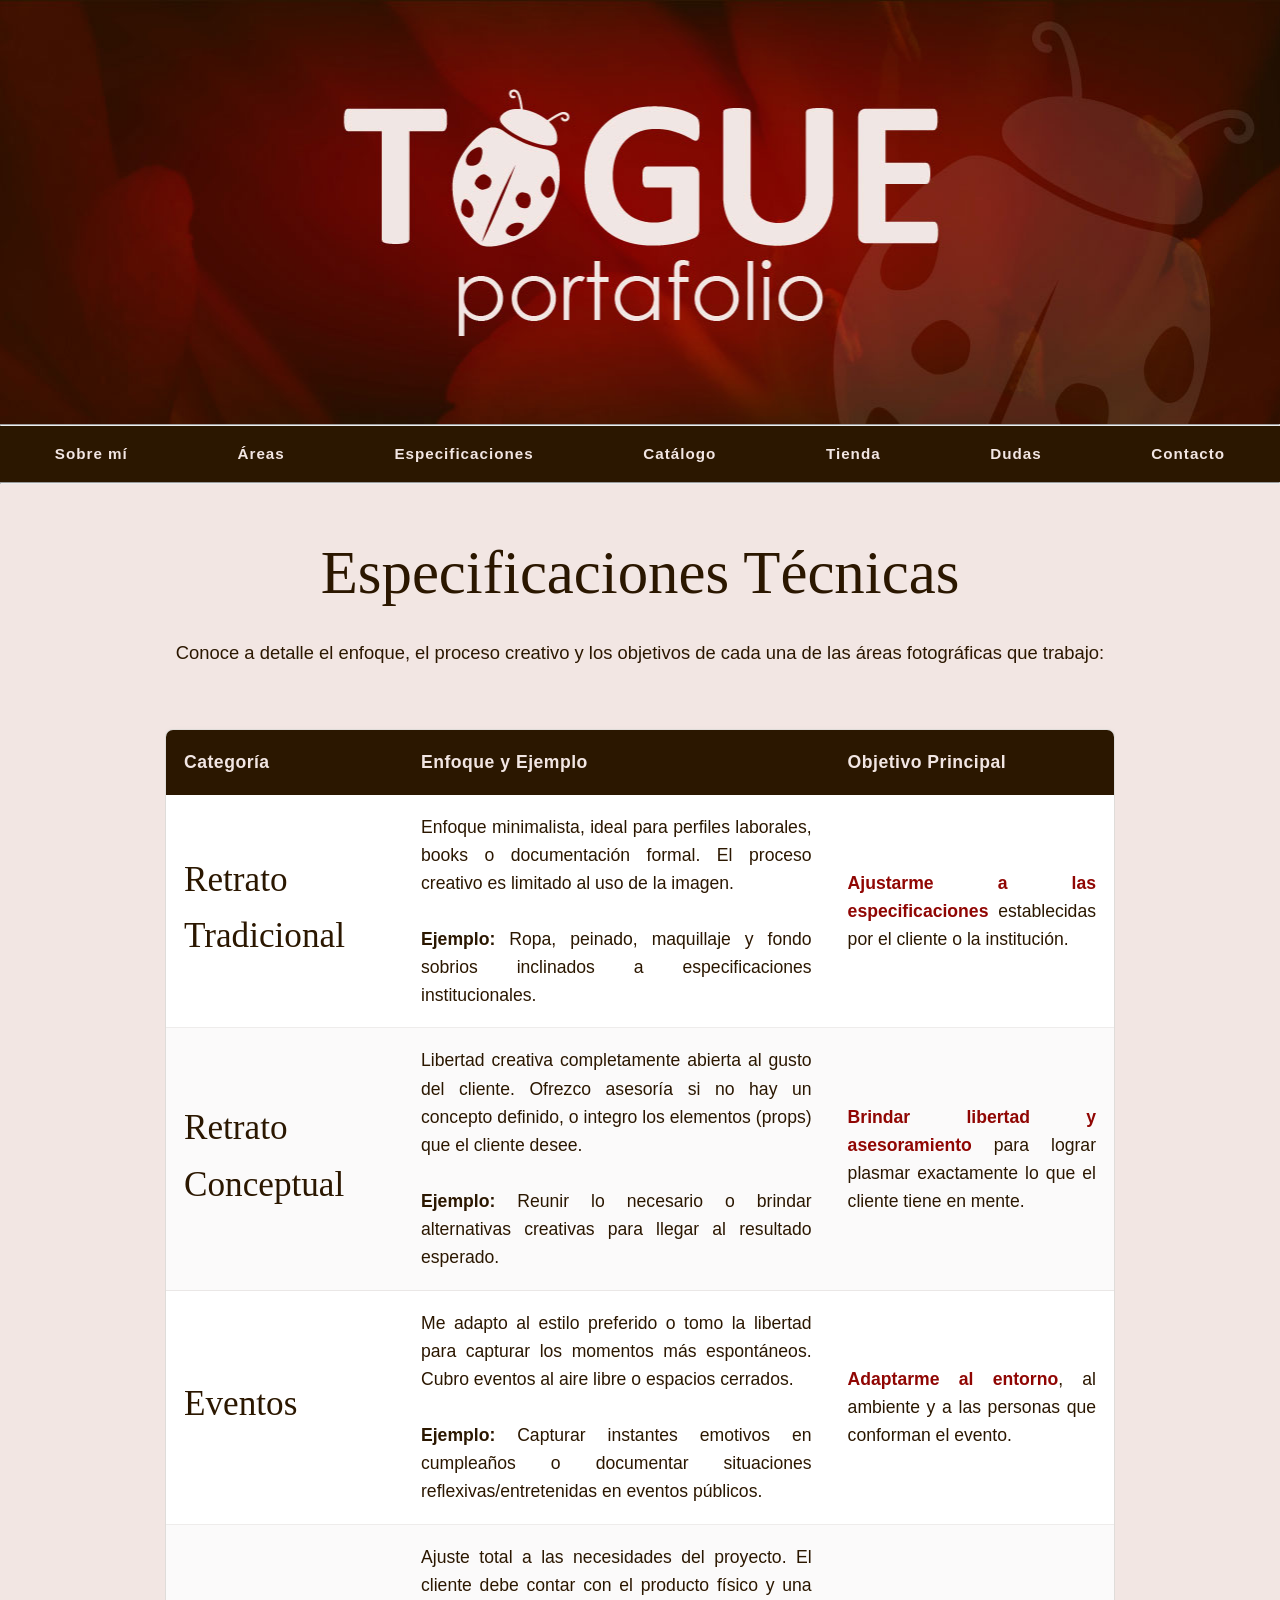
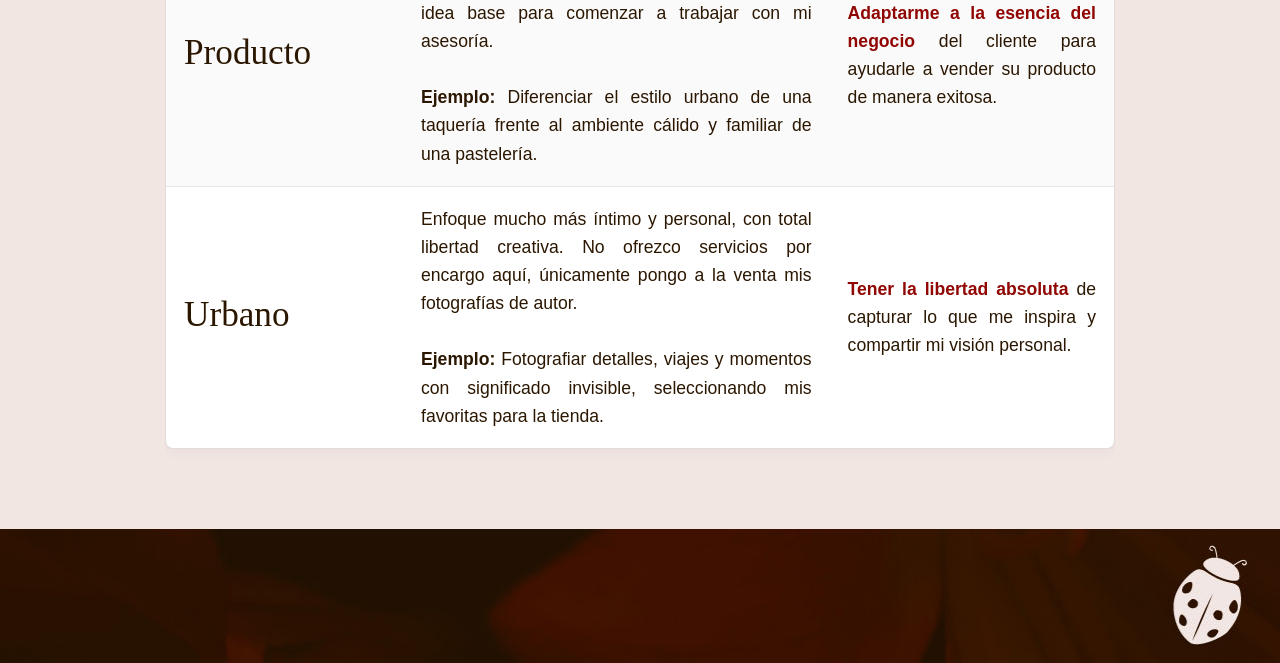
<file: especificaciones/especificaciones.html>
<!DOCTYPE html>
<html lang="es">

<head>
    <meta charset="utf-8">
    <meta name="viewport" content="width=device-width, initial-scale=1.0">
    <title>Especificaciones - PaOlí</title>
    <link rel="stylesheet" type="text/css" href="../css/reticula12.css">
    <link rel="stylesheet" type="text/css" href="../css/estilos.css">
    <style>
        /* Estilos exclusivos para hacer la tabla elegante y legible con la nueva paleta */
        .tabla-especificaciones {
            width: 100%;
            border-collapse: separate;
            border-spacing: 0;
            margin: 40px 0;
            border-radius: 8px;
            overflow: hidden;
            border: 1px solid rgba(43, 23, 0, 0.15);
            box-shadow: 0 4px 12px rgba(43, 23, 0, 0.04);
            font-family: 'Calibri Light', Calibri, sans-serif;
            background-color: #ffffff;
            /* Fondo blanco interno para contraste del texto */
        }

        .tabla-especificaciones th {
            background-color: #2b1700;
            /* Marrón profundo */
            color: #f2e6e3;
            /* Tono claro solicitado */
            padding: 18px;
            font-weight: bold;
            text-align: left;
            font-size: 1.1rem;
            letter-spacing: 0.5px;
        }

        .tabla-especificaciones td {
            padding: 18px;
            border-bottom: 1px solid rgba(43, 23, 0, 0.08);
            color: #2b1700;
            /* Texto en marrón profundo */
            line-height: 1.6;
        }

        .tabla-especificaciones tr:last-child td {
            border-bottom: none;
        }

        .tabla-especificaciones tr:nth-child(even) {
            background-color: rgba(43, 23, 0, 0.02);
            /* Sutil alternancia de renglón */
        }

        .tabla-especificaciones tr:hover {
            background-color: rgba(144, 6, 3, 0.04);
            /* Iluminación sutil con el rojo de acento */
            transition: background-color 0.3s ease;
        }

        .etiqueta-categoria {
            font-family: 'Edwardian Script ITC', 'Brush Script MT', cursive;
            font-size: 2.2rem;
            color: #2b1700;
            display: block;
            margin-bottom: 5px;
        }

        .texto-resaltado-objetivo {
            color: #900603;
            /* Rojo de acento para destacar el objetivo escolar */
            font-weight: bold;
        }
    </style>
</head>

<body>

    <div id="pagina">
        <header id="cabecera">
            <img src="../images/images/cabecera.jpg" alt="Cabecera Artística PaOlí">
        </header>

        <hr>

        <nav id="menu">
            <ul id="lista-menu">
                <li><a href="../index.html#sobre-mi" title="Sobre mí">Sobre mí</a></li>
                <li><a href="../index.html#areas" title="Áreas">Áreas</a></li>
                <li><a href="especificaciones.html" title="Especificaciones">Especificaciones</a></li>
                <li><a href="../catalogo/catalogo.html" title="Catálogo">Catálogo</a></li>
                <li><a href="../tienda/tienda.html" title="Tienda">Tienda</a></li>
                <li><a href="../preguntas/preguntas.html" title="Dudas">Dudas</a></li>
                <li><a href="../contacto/contacto.html" title="Contacto">Contacto</a></li>
            </ul>
        </nav>

        <hr>

        <div class="contenido-principal">

            <div class="fila">
                <div class="col12">
                    <h2 class="titulo-artistico">Especificaciones Técnicas</h2>
                    <p class="texto-cuerpo" style="text-align: center;">
                        Conoce a detalle el enfoque, el proceso creativo y los objetivos de cada una de las áreas
                        fotográficas que trabajo:
                    </p>

                    <div style="overflow-x: auto; width: 100%;">
                        <table class="tabla-especificaciones">
                            <thead>
                                <tr>
                                    <th style="width: 25%;">Categoría</th>
                                    <th style="width: 45%;">Enfoque y Ejemplo</th>
                                    <th style="width: 30%;">Objetivo Principal</th>
                                </tr>
                            </thead>
                            <tbody>
                                <tr>
                                    <td>
                                        <span class="etiqueta-categoria">Retrato Tradicional</span>
                                    </td>
                                    <td>
                                        Enfoque minimalista, ideal para perfiles laborales, books o documentación formal. El
                                        proceso creativo es limitado al uso de la imagen.<br><br>
                                        <strong>Ejemplo:</strong> Ropa, peinado, maquillaje y fondo sobrios inclinados a
                                        especificaciones institucionales.
                                    </td>
                                    <td><span class="texto-resaltado-objetivo">Ajustarme a las especificaciones</span>
                                        establecidas por el cliente o la institución.</td>
                                </tr>
                                <tr>
                                    <td>
                                        <span class="etiqueta-categoria">Retrato Conceptual</span>
                                    </td>
                                    <td>
                                        Libertad creativa completamente abierta al gusto del cliente. Ofrezco asesoría si no
                                        hay un concepto definido, o integro los elementos (props) que el cliente
                                        desee.<br><br>
                                        <strong>Ejemplo:</strong> Reunir lo necesario o brindar alternativas creativas para
                                        llegar al resultado esperado.
                                    </td>
                                    <td><span class="texto-resaltado-objetivo">Brindar libertad y asesoramiento</span> para
                                        lograr plasmar exactamente lo que el cliente tiene en mente.</td>
                                </tr>
                                <tr>
                                    <td>
                                        <span class="etiqueta-categoria">Eventos</span>
                                    </td>
                                    <td>
                                        Me adapto al estilo preferido o tomo la libertad para capturar los momentos más
                                        espontáneos. Cubro eventos al aire libre o espacios cerrados.<br><br>
                                        <strong>Ejemplo:</strong> Capturar instantes emotivos en cumpleaños o documentar
                                        situaciones reflexivas/entretenidas en eventos públicos.
                                    </td>
                                    <td><span class="texto-resaltado-objetivo">Adaptarme al entorno</span>, al ambiente y a
                                        las personas que conforman el evento.</td>
                                </tr>
                                <tr>
                                    <td>
                                        <span class="etiqueta-categoria">Producto</span>
                                    </td>
                                    <td>
                                        Ajuste total a las necesidades del proyecto. El cliente debe contar con el producto
                                        físico y una idea base para comenzar a trabajar con mi asesoría.<br><br>
                                        <strong>Ejemplo:</strong> Diferenciar el estilo urbano de una taquería frente al
                                        ambiente cálido y familiar de una pastelería.
                                    </td>
                                    <td><span class="texto-resaltado-objetivo">Adaptarme a la esencia del negocio</span> del
                                        cliente para ayudarle a vender su producto de manera exitosa.</td>
                                </tr>
                                <tr>
                                    <td>
                                        <span class="etiqueta-categoria">Urbano</span>
                                    </td>
                                    <td>
                                        Enfoque mucho más íntimo y personal, con total libertad creativa. No ofrezco
                                        servicios por encargo aquí, únicamente pongo a la venta mis fotografías de
                                        autor.<br><br>
                                        <strong>Ejemplo:</strong> Fotografiar detalles, viajes y momentos con significado
                                        invisible, seleccionando mis favoritas para la tienda.
                                    </td>
                                    <td><span class="texto-resaltado-objetivo">Tener la libertad absoluta</span> de capturar
                                        lo que me inspira y compartir mi visión personal.</td>
                                </tr>
                            </tbody>
                        </table>
                    </div>

                </div>
            </div>

        </div>
        <footer id="pie">
            <img src="../images/images/pie.jpg" alt="Pie de página PaOlí">
        </footer>

    </div>
</body>

</html>
</file>
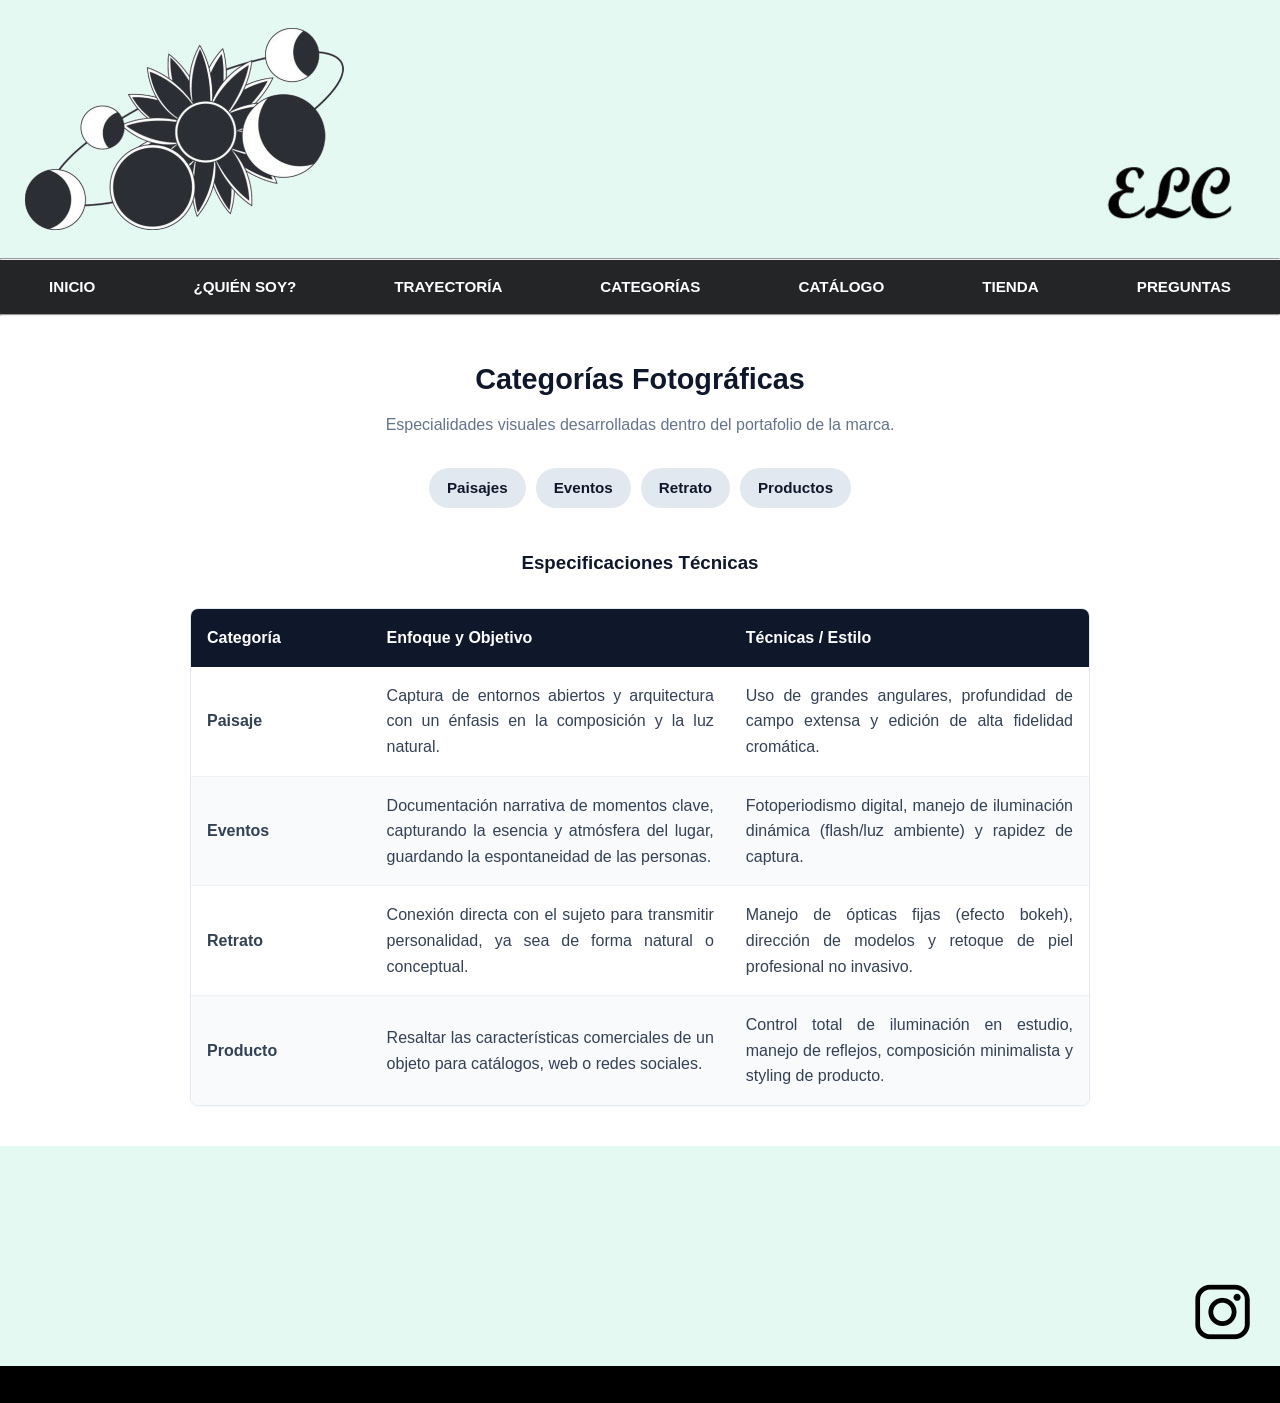
<file: especificaciones/nuevas-especificaciones.html>
<!DOCTYPE html>
<html lang="es">

<head>
    <meta charset="utf-8">
    <meta name="viewport" content="width=device-width, initial-scale=1">
    <title>Categorías - ELC</title>
    <link rel="stylesheet" type="text/css" href="../css/reticula12.css">
    <link rel="stylesheet" type="text/css" href="../css/estilos-pagina.css">
    <style>
        /* Estilos específicos para asegurar el orden visual de la tabla */
        .tabla-especificaciones {
            width: 100%;
            border-collapse: separate;
            border-spacing: 0;
            margin: 30px 0;
            border-radius: 8px;
            overflow: hidden;
            border: 1px solid #e2e8f0;
            box-shadow: 0 4px 6px rgba(0, 0, 0, 0.02);
        }

        .tabla-especificaciones th {
            background-color: #0f172a;
            color: white;
            padding: 16px;
            font-weight: bold;
            text-align: left;
        }

        .tabla-especificaciones td {
            padding: 16px;
            border-bottom: 1px solid #edf2f7;
            color: #334155;
            line-height: 1.6;
        }

        .tabla-especificaciones tr:last-child td {
            border-bottom: none;
        }

        /* Color alternado para facilitar la lectura de las filas */
        .tabla-especificaciones tr:nth-child(even) {
            background-color: #f8fafc;
        }

        /* Estilos para la presentación de las categorías como etiquetas limpias */
        .contenedor-tags {
            display: flex;
            gap: 10px;
            flex-wrap: wrap;
            justify-content: center;
            margin: 20px 0 40px 0;
            padding: 0;
            list-style: none;
        }

        .tag-categoria {
            background-color: #e2e8f0;
            color: #0f172a;
            padding: 8px 18px;
            border-radius: 20px;
            font-weight: bold;
            font-size: 0.95rem;
        }
    </style>
</head>

<body>

    <div id="pagina">
        <header id="cabecera"><img src="../imagenes/cabecera.jpg" alt="Cabecera ELC">
        </header>
        <hr>

        <nav id="menu">
            <ul id="lista-menu">
                <li><a href="../pagina-web.html" title="INICIO">INICIO</a></li>
                <li><a href="../quiensoy/quien-soy.html" title="¿QUIÉN SOY?">¿QUIÉN SOY?</a></li>
                <li><a href="../trayectoria/trayectoria.html" title="TRAYECTORÍA">TRAYECTORÍA</a></li>
                <li><a href="nuevas-especificaciones.html" title="CATEGORÍAS">CATEGORÍAS</a></li>
                <li><a href="../catalogo/catalogo.html" title="CATÁLOGO">CATÁLOGO</a></li>
                <li><a href="../tienda/tienda.html" title="TIENDA">TIENDA</a></li>
                <li><a href="../preguntas/preguntas.html" title="PREGUNTAS">PREGUNTAS</a></li>
            </ul>
        </nav>

        <hr>

        <div class="contenido-principal">

            <div class="fila">
                <div class="col12">
                    <h2>Categorías Fotográficas</h2>
                    <p class="subtitulo">Especialidades visuales desarrolladas dentro del portafolio de la marca.</p>

                    <ul class="contenedor-tags">
                        <li class="tag-categoria">Paisajes</li>
                        <li class="tag-categoria">Eventos</li>
                        <li class="tag-categoria">Retrato</li>
                        <li class="tag-categoria">Productos</li>
                    </ul>

                    <h3 style="color: #0f172a; margin-bottom: 5px; text-align: center;">Especificaciones Técnicas</h3>

                    <table class="tabla-especificaciones">
                        <thead>
                            <tr>
                                <th style="width: 20%;">Categoría</th>
                                <th style="width: 40%;">Enfoque y Objetivo</th>
                                <th style="width: 40%;">Técnicas / Estilo</th>
                            </tr>
                        </thead>
                        <tbody>
                            <tr>
                                <td><strong>Paisaje</strong></td>
                                <td>Captura de entornos abiertos y arquitectura con un énfasis en la composición y la
                                    luz natural.</td>
                                <td>Uso de grandes angulares, profundidad de campo extensa y edición de alta fidelidad
                                    cromática.</td>
                            </tr>
                            <tr>
                                <td><strong>Eventos</strong></td>
                                <td>Documentación narrativa de momentos clave, capturando la esencia y atmósfera del
                                    lugar, guardando la espontaneidad de las personas.</td>
                                <td>Fotoperiodismo digital, manejo de iluminación dinámica (flash/luz ambiente) y
                                    rapidez de captura.</td>
                            </tr>
                            <tr>
                                <td><strong>Retrato</strong></td>
                                <td>Conexión directa con el sujeto para transmitir personalidad, ya sea de forma natural
                                    o conceptual.</td>
                                <td>Manejo de ópticas fijas (efecto bokeh), dirección de modelos y retoque de piel
                                    profesional no invasivo.</td>
                            </tr>
                            <tr>
                                <td><strong>Producto</strong></td>
                                <td>Resaltar las características comerciales de un objeto para catálogos, web o redes
                                    sociales.</td>
                                <td>Control total de iluminación en estudio, manejo de reflejos, composición minimalista
                                    y styling de producto.</td>
                            </tr>
                        </tbody>
                    </table>
                </div>
            </div>
        </div>
        <footer id="pie"><img src="../imagenes/abajo.png" alt="Pie de página ELC">
        </footer>
    </div>
</body>

</html>
</file>
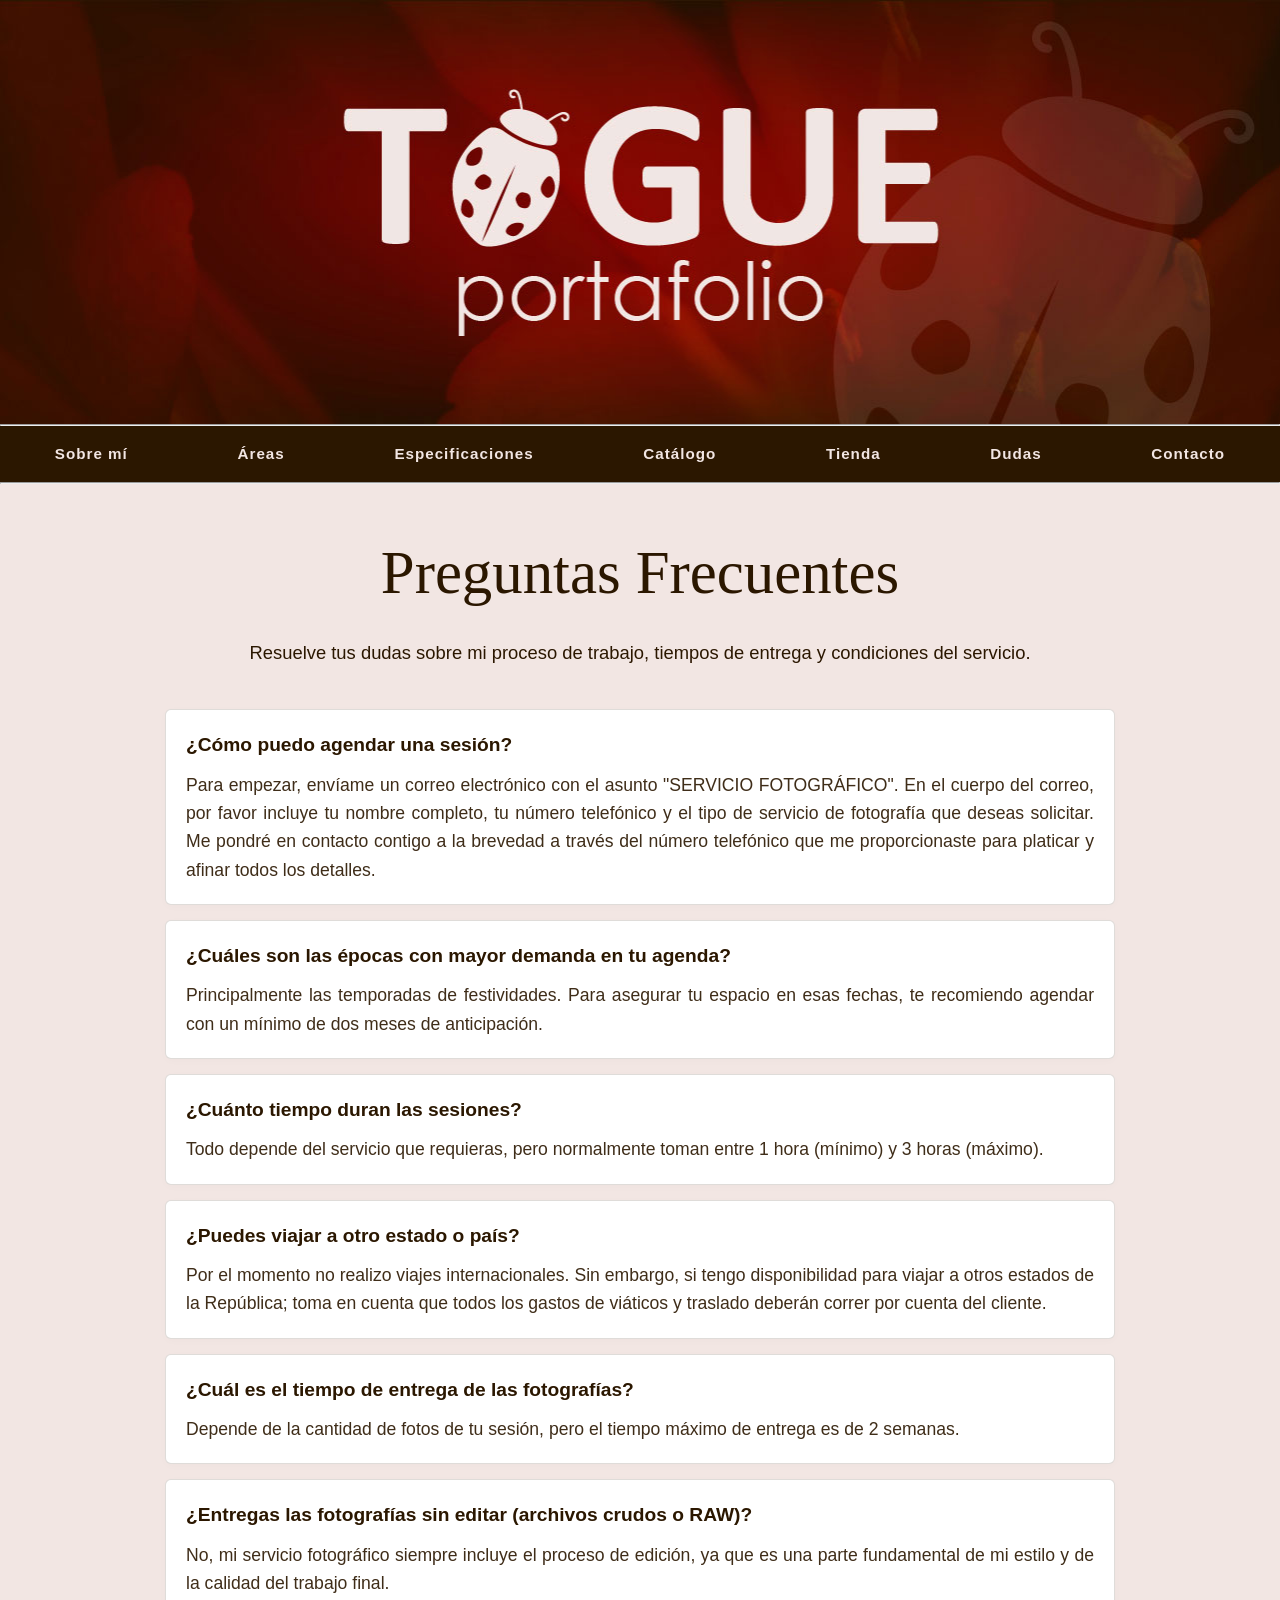
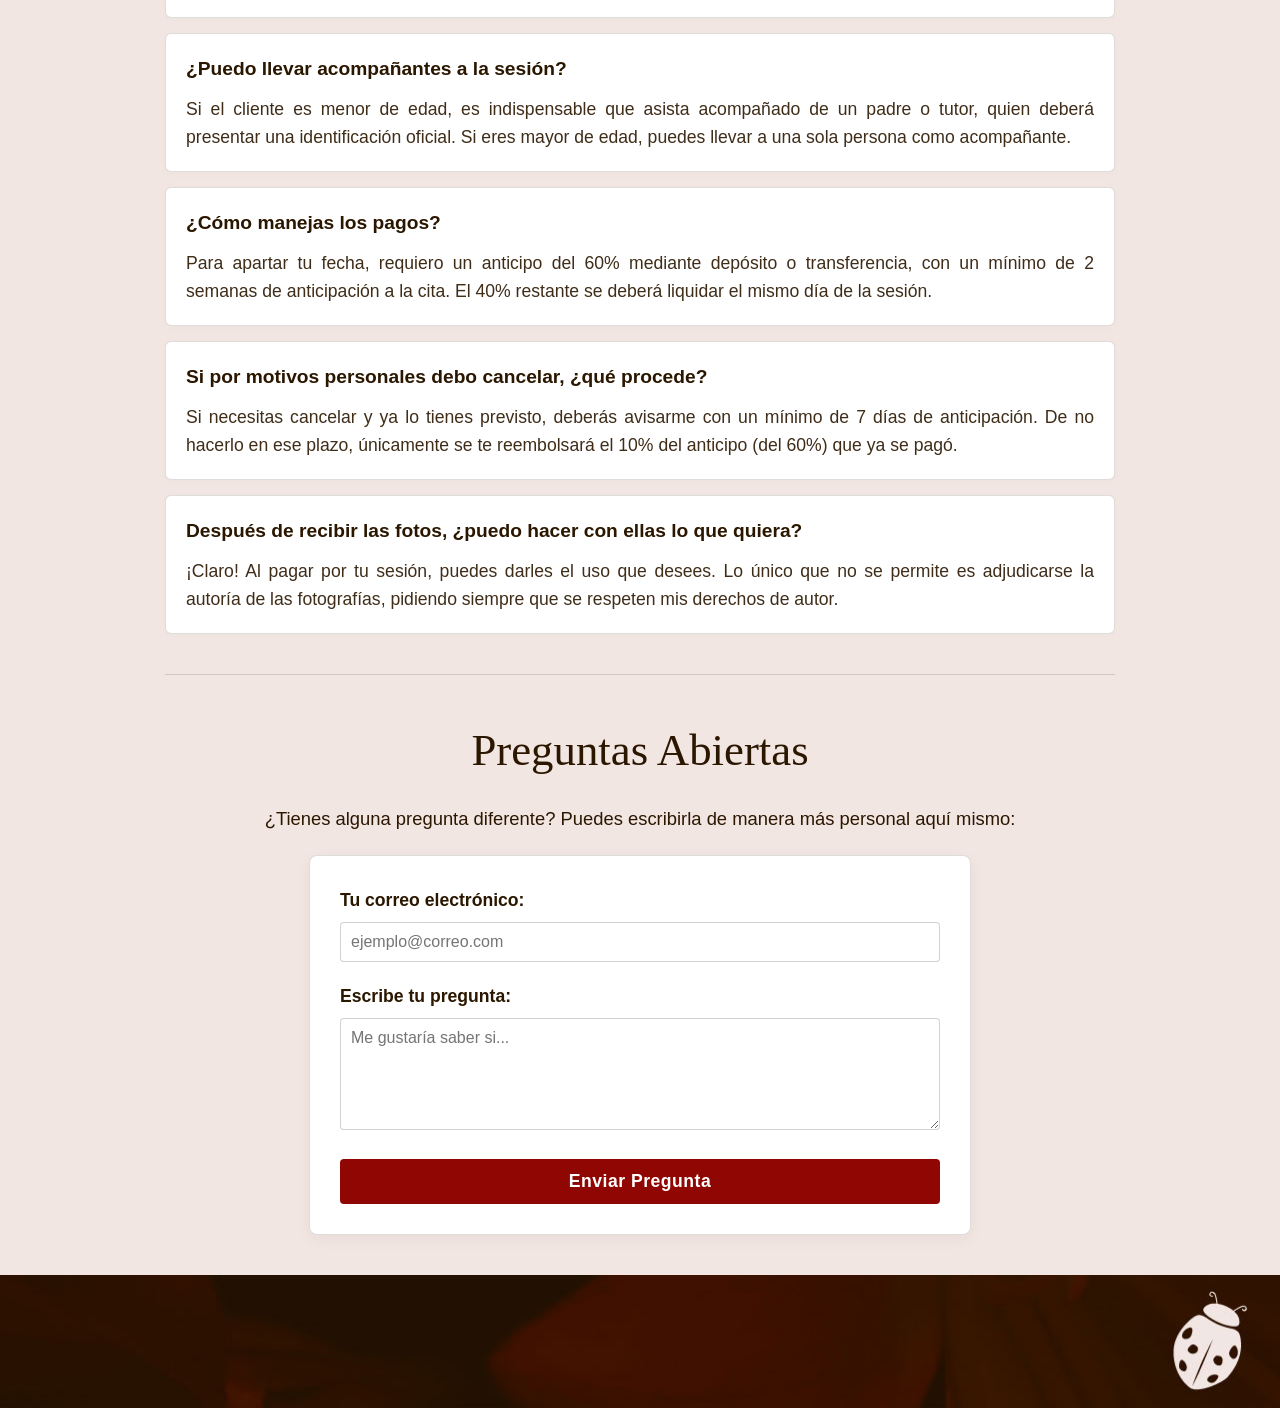
<file: preguntas/preguntas.html>
<!DOCTYPE html>
<html lang="es">

<head>
    <meta charset="utf-8">
    <meta name="viewport" content="width=device-width, initial-scale=1.0">
    <title>Dudas - PaOlí</title>
    <link rel="stylesheet" type="text/css" href="../css/reticula12.css">
    <link rel="stylesheet" type="text/css" href="../css/estilos.css">
    <style>
        /* Estilos para el listado de preguntas adaptados a la nueva paleta */
        .lista-preguntas {
            margin-bottom: 40px;
        }

        .pregunta-item {
            background-color: #ffffff;
            border: 1px solid rgba(43, 23, 0, 0.15);
            border-radius: 6px;
            padding: 20px;
            margin-bottom: 15px;
            box-shadow: 0 2px 8px rgba(43, 23, 0, 0.02);
        }

        .pregunta-item h4 {
            font-size: 1.2rem;
            color: #2b1700;
            /* Marrón profundo */
            margin-top: 0;
            margin-bottom: 10px;
        }

        .pregunta-item p {
            margin: 0;
            color: #2b1700;
            font-family: 'Calibri Light', Calibri, sans-serif;
            line-height: 1.6;
            opacity: 0.9;
        }

        /* Estilos para el formulario de dudas */
        .formulario-elegante {
            background-color: #ffffff;
            padding: 30px;
            border-radius: 8px;
            box-shadow: 0 4px 15px rgba(43, 23, 0, 0.05);
            border: 1px solid rgba(43, 23, 0, 0.15);
            color: #2b1700;
        }

        .grupo-form {
            margin-bottom: 20px;
        }

        .grupo-form label {
            display: block;
            font-weight: bold;
            margin-bottom: 8px;
            color: #2b1700;
        }

        .grupo-form textarea,
        .grupo-form input[type="email"] {
            width: 100%;
            padding: 10px;
            border: 1px solid rgba(43, 23, 0, 0.2);
            border-radius: 4px;
            font-family: 'Calibri Light', Calibri, sans-serif;
            font-size: 1rem;
            box-sizing: border-box;
            color: #2b1700;
            background-color: #ffffff;
        }

        .grupo-form textarea:focus,
        .grupo-form input[type="email"]:focus {
            border-color: #900603;
            /* Enfoque en rojo */
            outline: none;
        }

        .btn-enviar {
            background-color: #900603;
            /* Rojo de acento */
            color: #ffffff;
            border: none;
            padding: 12px 30px;
            font-size: 1.1rem;
            cursor: pointer;
            border-radius: 4px;
            transition: background-color 0.3s ease;
            width: 100%;
            font-weight: bold;
            letter-spacing: 0.5px;
        }

        .btn-enviar:hover {
            background-color: #2b1700;
            /* Marrón profundo en hover */
        }
    </style>
</head>

<body>

    <div id="pagina">

        <header id="cabecera">
            <img src="../images/images/cabecera.jpg" alt="Cabecera Artística PaOlí">
        </header>

        <hr>

        <nav id="menu">
            <ul id="lista-menu">
                <li><a href="../index.html#sobre-mi" title="Sobre mí">Sobre mí</a></li>
                <li><a href="../index.html#areas" title="Áreas">Áreas</a></li>
                <li><a href="../especificaciones/especificaciones.html" title="Especificaciones">Especificaciones</a>
                </li>
                <li><a href="../catalogo/catalogo.html" title="Catálogo">Catálogo</a></li>
                <li><a href="../tienda/tienda.html" title="Tienda">Tienda</a></li>
                <li><a href="preguntas.html" title="Dudas">Dudas</a></li>
                <li><a href="../contacto/contacto.html" title="Contacto">Contacto</a></li>
            </ul>
        </nav>

        <hr>

        <div class="contenido-principal">

            <div class="fila">
                <div class="col12">
                    <h2 class="titulo-artistico">Preguntas Frecuentes</h2>
                    <p class="texto-cuerpo" style="text-align: center; margin-bottom: 40px;">
                        Resuelve tus dudas sobre mi proceso de trabajo, tiempos de entrega y condiciones del servicio.
                    </p>

                    <div class="lista-preguntas">

                        <div class="pregunta-item">
                            <h4>¿Cómo puedo agendar una sesión?</h4>
                            <p>Para empezar, envíame un correo electrónico con el asunto "SERVICIO FOTOGRÁFICO". En el
                                cuerpo del correo, por favor incluye tu nombre completo, tu número telefónico y el tipo
                                de servicio de fotografía que deseas solicitar. Me pondré en contacto contigo a la
                                brevedad a través del número telefónico que me proporcionaste para platicar y afinar
                                todos los detalles.</p>
                        </div>

                        <div class="pregunta-item">
                            <h4>¿Cuáles son las épocas con mayor demanda en tu agenda?</h4>
                            <p>Principalmente las temporadas de festividades. Para asegurar tu espacio en esas fechas,
                                te recomiendo agendar con un mínimo de dos meses de anticipación.</p>
                        </div>

                        <div class="pregunta-item">
                            <h4>¿Cuánto tiempo duran las sesiones?</h4>
                            <p>Todo depende del servicio que requieras, pero normalmente toman entre 1 hora (mínimo) y 3
                                horas (máximo).</p>
                        </div>

                        <div class="pregunta-item">
                            <h4>¿Puedes viajar a otro estado o país?</h4>
                            <p>Por el momento no realizo viajes internacionales. Sin embargo, si tengo disponibilidad
                                para viajar a otros estados de la República; toma en cuenta que todos los gastos de
                                viáticos y traslado deberán correr por cuenta del cliente.</p>
                        </div>

                        <div class="pregunta-item">
                            <h4>¿Cuál es el tiempo de entrega de las fotografías?</h4>
                            <p>Depende de la cantidad de fotos de tu sesión, pero el tiempo máximo de entrega es de 2
                                semanas.</p>
                        </div>

                        <div class="pregunta-item">
                            <h4>¿Entregas las fotografías sin editar (archivos crudos o RAW)?</h4>
                            <p>No, mi servicio fotográfico siempre incluye el proceso de edición, ya que es una parte
                                fundamental de mi estilo y de la calidad del trabajo final.</p>
                        </div>

                        <div class="pregunta-item">
                            <h4>¿Puedo llevar acompañantes a la sesión?</h4>
                            <p>Si el cliente es menor de edad, es indispensable que asista acompañado de un padre o
                                tutor, quien deberá presentar una identificación oficial. Si eres mayor de edad, puedes
                                llevar a una sola persona como acompañante.</p>
                        </div>

                        <div class="pregunta-item">
                            <h4>¿Cómo manejas los pagos?</h4>
                            <p>Para apartar tu fecha, requiero un anticipo del 60% mediante depósito o transferencia,
                                con un mínimo de 2 semanas de anticipación a la cita. El 40% restante se deberá liquidar
                                el mismo día de la sesión.</p>
                        </div>

                        <div class="pregunta-item">
                            <h4>Si por motivos personales debo cancelar, ¿qué procede?</h4>
                            <p>Si necesitas cancelar y ya lo tienes previsto, deberás avisarme con un mínimo de 7 días
                                de anticipación. De no hacerlo en ese plazo, únicamente se te reembolsará el 10% del
                                anticipo (del 60%) que ya se pagó.</p>
                        </div>

                        <div class="pregunta-item">
                            <h4>Después de recibir las fotos, ¿puedo hacer con ellas lo que quiera?</h4>
                            <p>¡Claro! Al pagar por tu sesión, puedes darles el uso que desees. Lo único que no se
                                permite es adjudicarse la autoría de las fotografías, pidiendo siempre que se respeten
                                mis derechos de autor.</p>
                        </div>

                    </div>

                    <hr class="divisor-suave">

                    <h2 class="titulo-artistico" style="font-size: 2.8rem;">Preguntas Abiertas</h2>
                    <p class="texto-cuerpo" style="text-align: center;">¿Tienes alguna pregunta diferente? Puedes
                        escribirla de manera más personal aquí mismo:</p>

                    <form action="#" method="POST" class="formulario-elegante"
                        style="max-width: 600px; margin: 0 auto;">

                        <div class="grupo-form">
                            <label for="correo-duda">Tu correo electrónico:</label>
                            <input type="email" id="correo-duda" name="correo-duda" required
                                placeholder="ejemplo@correo.com">
                        </div>

                        <div class="grupo-form">
                            <label for="duda-personal">Escribe tu pregunta:</label>
                            <textarea id="duda-personal" name="duda-personal" rows="5" required
                                placeholder="Me gustaría saber si..."></textarea>
                        </div>

                        <button type="submit" class="btn-enviar">Enviar Pregunta</button>

                    </form>

                </div>
            </div>

        </div>

        <footer id="pie">
            <img src="../images/images/pie.jpg" alt="Pie de página PaOlí">
        </footer>

    </div>

</body>

</html>
</file>
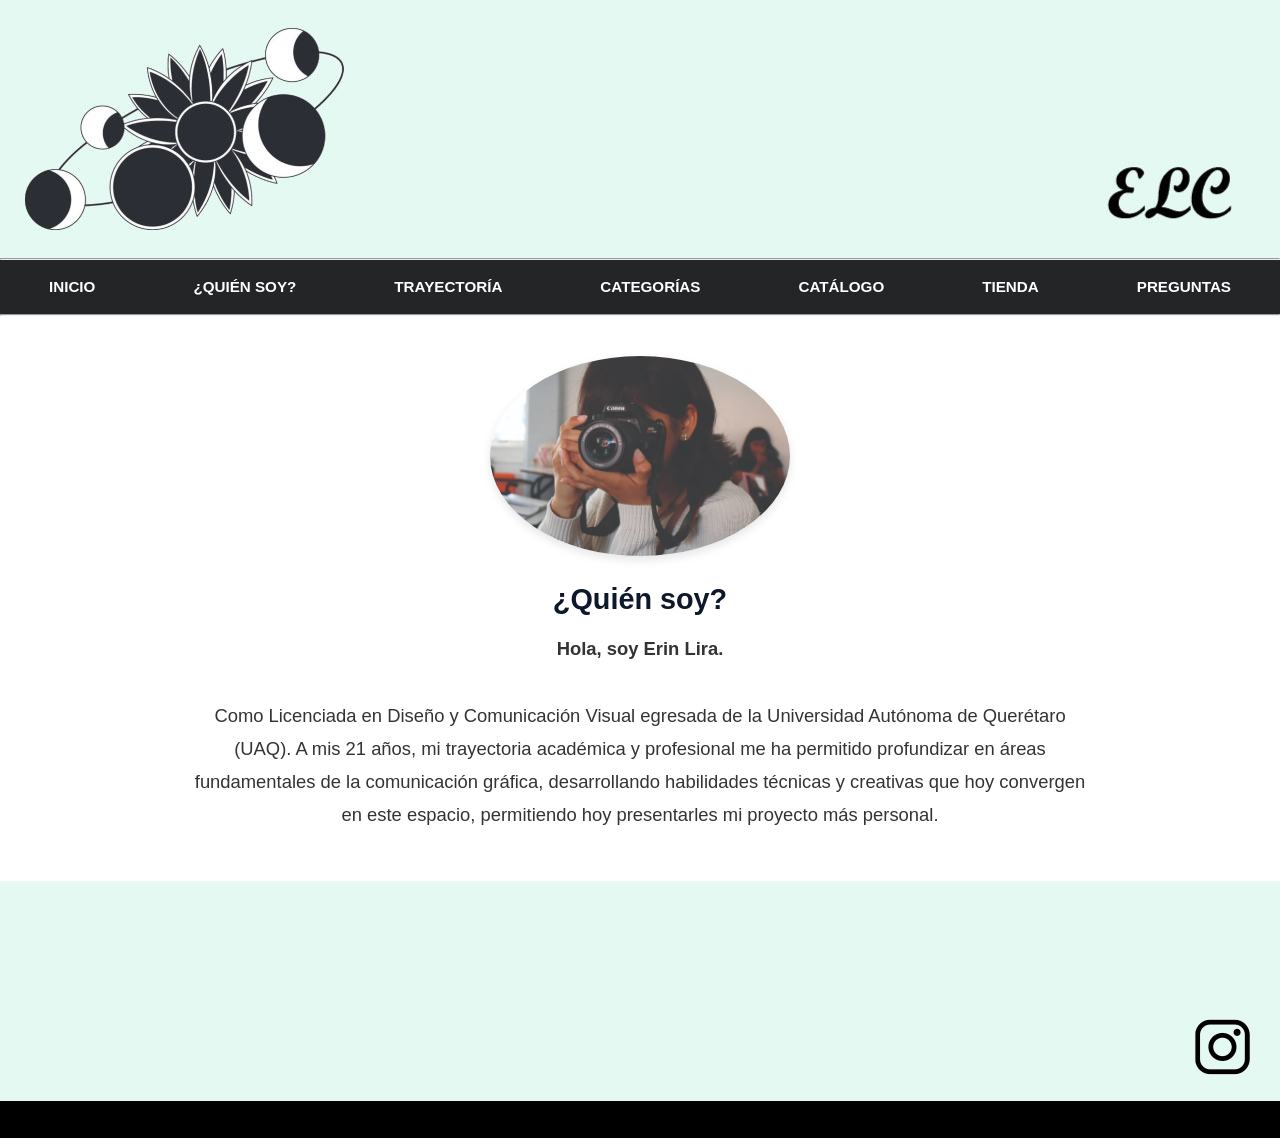
<file: quiensoy/quien-soy.html>
<!DOCTYPE html>
<html lang="es">

<head>
	<meta charset="utf-8">
	<meta name="viewport" content="width=device-width, initial-scale=1">
	<title>¿Quién soy? - ELC-Photograph</title>
	<link rel="stylesheet" type="text/css" href="../css/reticula12.css">
	<link rel="stylesheet" type="text/css" href="../css/estilos-pagina.css">
</head>

<body>

	<div id="pagina">
		<header id="cabecera"><img src="../imagenes/cabecera.jpg" alt="Cabecera ELC">
		</header>
		<hr>

		<nav id="menu">
			<ul id="lista-menu">
				<li><a href="../pagina-web.html" title="INICIO">INICIO</a></li>
				<li><a href="quien-soy.html" title="¿QUIÉN SOY?">¿QUIÉN SOY?</a></li>
				<li><a href="../trayectoria/trayectoria.html" title="TRAYECTORÍA">TRAYECTORÍA</a></li>
				<li><a href="../especificaciones/nuevas-especificaciones.html" title="CATEGORÍAS">CATEGORÍAS</a></li>
				<li><a href="../catalogo/catalogo.html" title="CATÁLOGO">CATÁLOGO</a></li>
				<li><a href="../tienda/tienda.html" title="TIENDA">TIENDA</a></li>
				<li><a href="../preguntas/preguntas.html" title="PREGUNTAS">PREGUNTAS</a></li>
			</ul>
		</nav>

		<hr>

		<div class="contenido-principal">

			<div class="fila">
				<div class="col12" style="text-align: center;">

					<img src="../fotos/yo.jpg" alt="Erin Lira"
						style="max-width: 300px; border-radius: 50%; box-shadow: 0 4px 10px rgba(0,0,0,0.1); margin: 20px auto;">

					<h2>¿Quién soy?</h2>

					<p class="intro-texto">
						<strong>Hola, soy Erin Lira.</strong><br><br>
						Como Licenciada en Diseño y Comunicación Visual egresada de la Universidad Autónoma de Querétaro
						(UAQ). A mis 21 años, mi trayectoria académica y profesional me ha permitido profundizar en
						áreas fundamentales de la comunicación gráfica, desarrollando habilidades técnicas y creativas
						que hoy convergen en este espacio, permitiendo hoy presentarles mi proyecto más personal.
					</p>

				</div>
			</div>
		</div>
		<footer id="pie"><img src="../imagenes/abajo.png" alt="Pie de página ELC">
		</footer>
	</div>
</body>

</html>
</file>
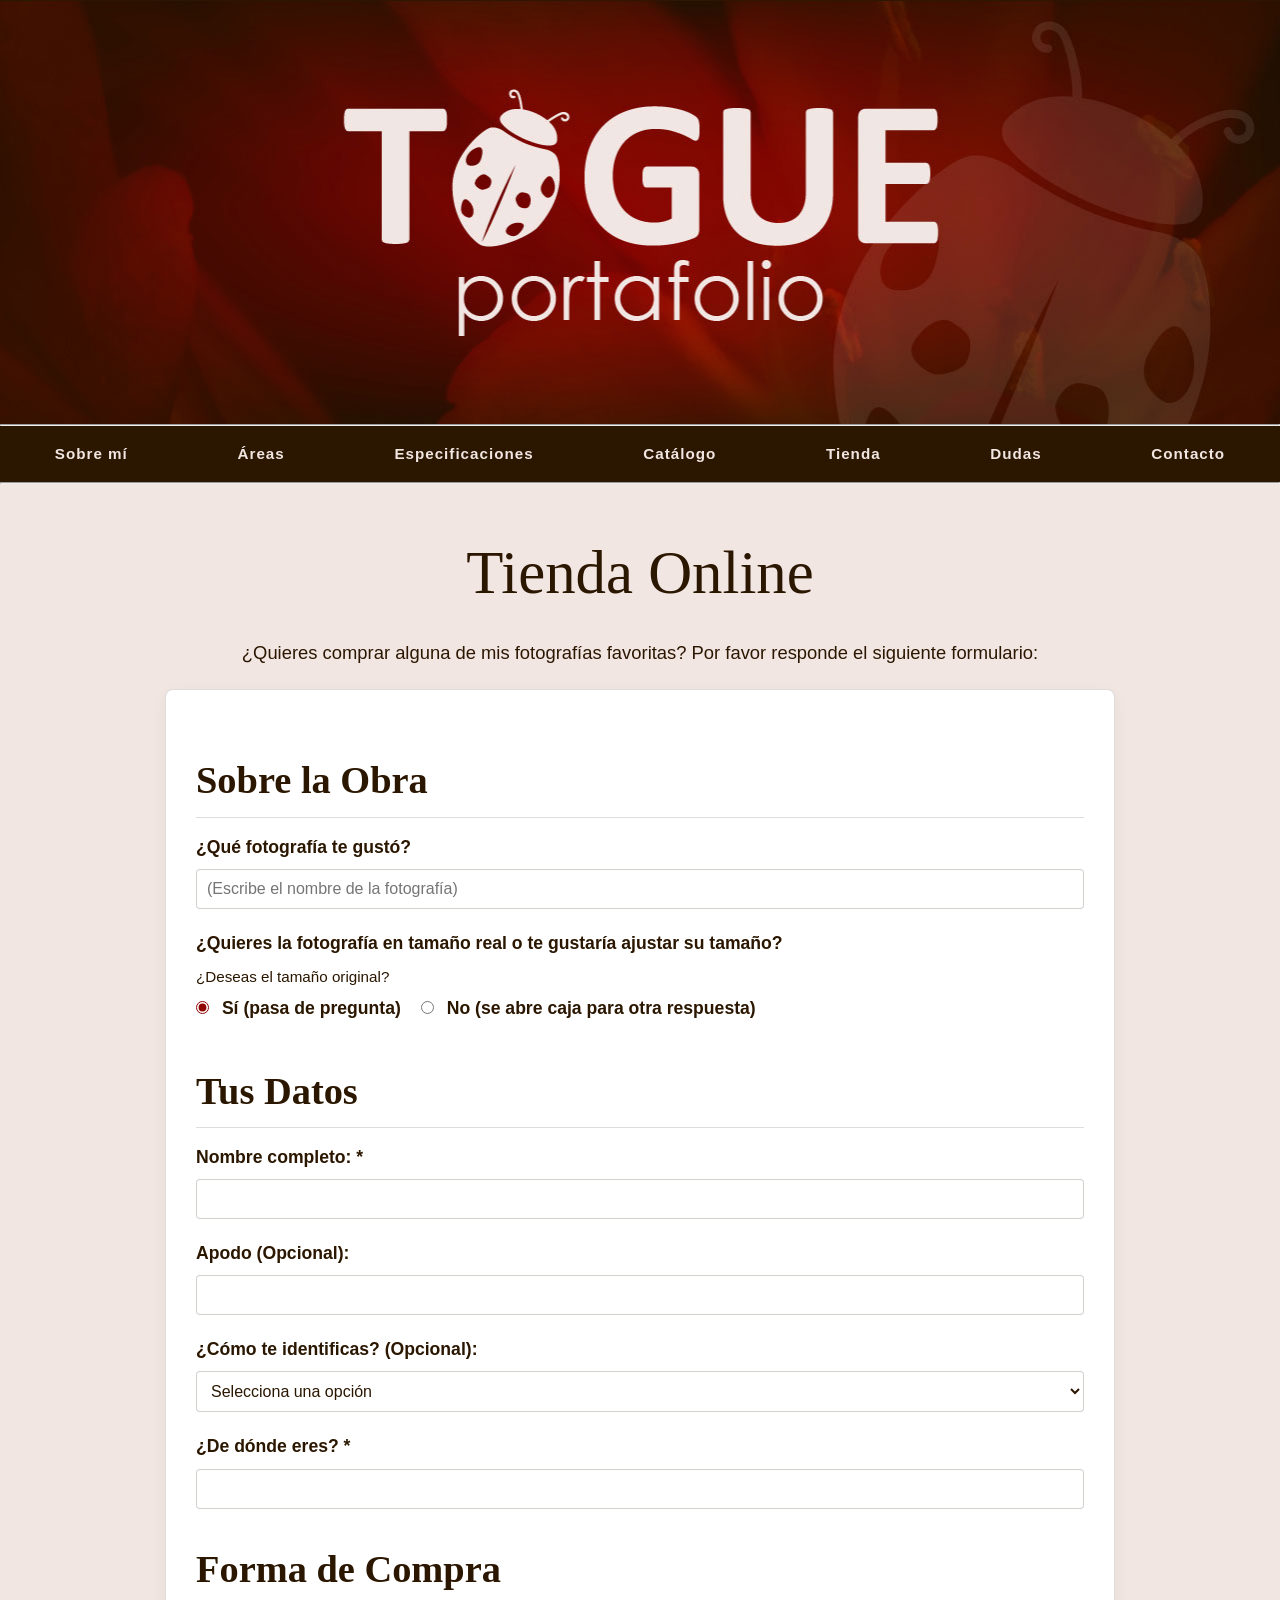
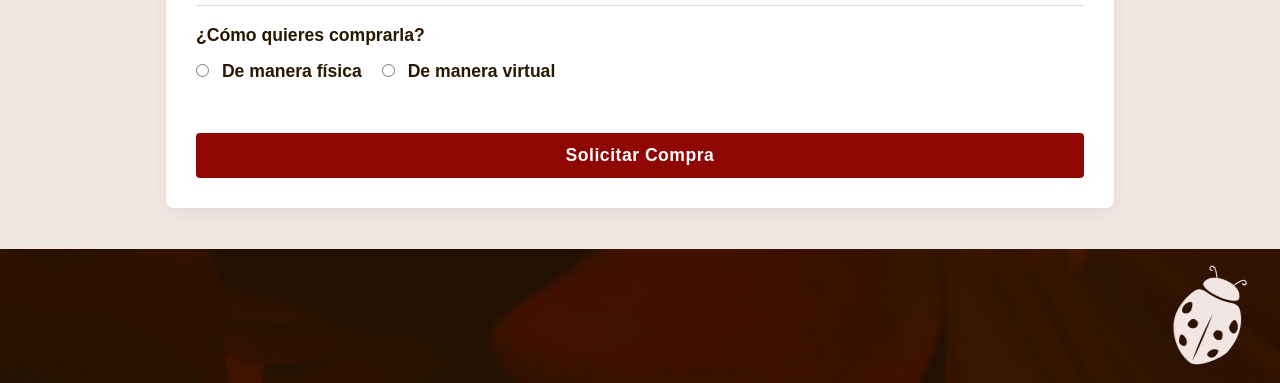
<file: tienda/tienda.html>
<!DOCTYPE html>
<html lang="es">

<head>
    <meta charset="utf-8">
    <meta name="viewport" content="width=device-width, initial-scale=1.0">
    <title>Tienda Online - PaOlí</title>
    <link rel="stylesheet" type="text/css" href="../css/reticula12.css">
    <link rel="stylesheet" type="text/css" href="../css/estilos.css">
    <style>
        /* Estilos elegantes para el formulario de la tienda adaptados a la paleta */
        .formulario-elegante {
            background-color: #ffffff;
            padding: 30px;
            border-radius: 8px;
            box-shadow: 0 4px 15px rgba(43, 23, 0, 0.05);
            border: 1px solid rgba(43, 23, 0, 0.15);
            font-family: 'Calibri Light', Calibri, sans-serif;
            color: #2b1700;
        }

        .grupo-form {
            margin-bottom: 20px;
        }

        .grupo-form label {
            display: block;
            font-weight: bold;
            margin-bottom: 8px;
            color: #2b1700;
        }

        .grupo-form input[type="text"],
        .grupo-form input[type="tel"],
        .grupo-form input[type="date"],
        .grupo-form select,
        .grupo-form textarea {
            width: 100%;
            padding: 10px;
            border: 1px solid rgba(43, 23, 0, 0.2);
            border-radius: 4px;
            font-family: 'Calibri Light', Calibri, sans-serif;
            font-size: 1rem;
            box-sizing: border-box;
            color: #2b1700;
            background-color: #ffffff;
        }

        .grupo-form input:focus,
        .grupo-form select:focus,
        .grupo-form textarea:focus {
            border-color: #900603;
            outline: none;
        }

        .grupo-form input[type="browse"],
        .grupo-form input[type="radio"] {
            margin-right: 8px;
            accent-color: #900603;
            /* Color de control de radio en el rojo de acento */
        }

        .opciones-radio {
            display: flex;
            gap: 20px;
            margin-top: 5px;
        }

        .seccion-oculta {
            display: none;
            background-color: rgba(43, 23, 0, 0.02);
            padding: 20px;
            border-left: 3px solid #900603;
            /* Detalle de resalte en rojo */
            margin-top: 15px;
            border-radius: 0 4px 4px 0;
        }

        .btn-enviar {
            background-color: #900603;
            /* Rojo de acento principal */
            color: #ffffff;
            border: none;
            padding: 12px 30px;
            font-size: 1.1rem;
            cursor: pointer;
            border-radius: 4px;
            transition: background-color 0.3s ease;
            width: 100%;
            font-weight: bold;
            margin-top: 20px;
            letter-spacing: 0.5px;
        }

        .btn-enviar:hover {
            background-color: #2b1700;
            /* Cambia a marrón profundo en hover */
        }

        h3.seccion-form {
            font-family: 'Edwardian Script ITC', cursive;
            font-size: 2.4rem;
            color: #2b1700;
            border-bottom: 1px solid rgba(43, 23, 0, 0.15);
            padding-bottom: 5px;
            margin-top: 30px;
            margin-bottom: 15px;
        }
    </style>
</head>

<body>

    <div id="pagina">

        <header id="cabecera">
            <img src="../images/images/cabecera.jpg" alt="Cabecera Artística PaOlí">
        </header>

        <hr>

        <nav id="menu">
            <ul id="lista-menu">
                <li><a href="../index.html#sobre-mi" title="Sobre mí">Sobre mí</a></li>
                <li><a href="../index.html#areas" title="Áreas">Áreas</a></li>
                <li><a href="../especificaciones/especificaciones.html" title="Especificaciones">Especificaciones</a>
                </li>
                <li><a href="../catalogo/catalogo.html" title="Catálogo">Catálogo</a></li>
                <li><a href="tienda.html" title="Tienda">Tienda</a></li>
                <li><a href="../preguntas/preguntas.html" title="Dudas">Dudas</a></li>
                <li><a href="../contacto/contacto.html" title="Contacto">Contacto</a></li>
            </ul>
        </nav>

        <hr>

        <div class="contenido-principal">

            <div class="fila">
                <div class="col12">
                    <h2 class="titulo-artistico">Tienda Online</h2>
                    <p class="texto-cuerpo" style="text-align: center;">
                        ¿Quieres comprar alguna de mis fotografías favoritas? Por favor responde el siguiente
                        formulario:
                    </p>

                    <form action="#" method="POST" class="formulario-elegante">

                        <h3 class="seccion-form">Sobre la Obra</h3>

                        <div class="grupo-form">
                            <label for="nombre-foto">¿Qué fotografía te gustó?</label>
                            <input type="text" id="nombre-foto" name="nombre-foto" required
                                placeholder="(Escribe el nombre de la fotografía)">
                        </div>

                        <div class="grupo-form">
                            <label>¿Quieres la fotografía en tamaño real o te gustaría ajustar su tamaño?</label>
                            <p style="margin: 5px 0; font-size: 0.95rem;">¿Deseas el tamaño original?</p>
                            <div class="opciones-radio">
                                <label><input type="radio" name="tamano_original" value="si"
                                        onclick="toggleTamano(true)" checked> Sí (pasa de pregunta)</label>
                                <label><input type="radio" name="tamano_original" value="no"
                                        onclick="toggleTamano(false)"> No (se abre caja para otra respuesta)</label>
                            </div>
                        </div>

                        <div class="grupo-form seccion-oculta" id="caja-tamano">
                            <label for="tamano-deseado">¿Qué tamaño te gustaría?</label>
                            <input type="text" id="tamano-deseado" name="tamano-deseado"
                                placeholder="Ej. 8x10 pulgadas, 50x70 cm...">
                        </div>

                        <h3 class="seccion-form">Tus Datos</h3>

                        <div class="grupo-form">
                            <label for="nombre-cliente">Nombre completo: *</label>
                            <input type="text" id="nombre-cliente" name="nombre-cliente" required>
                        </div>

                        <div class="grupo-form">
                            <label for="apodo">Apodo (Opcional):</label>
                            <input type="text" id="apodo" name="apodo">
                        </div>

                        <div class="grupo-form">
                            <label for="identidad">¿Cómo te identificas? (Opcional):</label>
                            <select id="identidad" name="identidad">
                                <option value="">Selecciona una opción</option>
                                <option value="ella">Ella</option>
                                <option value="el">Él</option>
                                <option value="otro">Otro</option>
                                <option value="prefiero-no-decirlo">Prefiero no decirlo</option>
                            </select>
                        </div>

                        <div class="grupo-form">
                            <label for="origen">¿De dónde eres? *</label>
                            <input type="text" id="origen" name="origen" required>
                        </div>

                        <h3 class="seccion-form">Forma de Compra</h3>

                        <div class="grupo-form">
                            <label>¿Cómo quieres comprarla?</label>
                            <div class="opciones-radio">
                                <label><input type="radio" name="tipo_compra" value="fisica"
                                        onclick="toggleCompra('fisica')" required> De manera física</label>
                                <label><input type="radio" name="tipo_compra" value="virtual"
                                        onclick="toggleCompra('virtual')"> De manera virtual</label>
                            </div>
                        </div>

                        <div id="caja-fisica" class="seccion-oculta">
                            <div class="grupo-form">
                                <label for="tel-fisico">Si tu respuesta fue de manera física, escribe tu número
                                    telefónico para contactarme:</label>
                                <input type="tel" id="tel-fisico" name="tel-fisico" placeholder="Caja de número">
                            </div>
                            <div class="grupo-form">
                                <label for="dia-visita">¿Qué día te gustaría agendar una visita?</label>
                                <input type="date" id="dia-visita" name="dia-visita">
                            </div>
                        </div>

                        <div id="caja-virtual" class="seccion-oculta">
                            <p style="margin-top:0; font-weight:bold; color:#900603;">Si tu respuesta fue de manera
                                virtual, proporcióname los siguientes datos:</p>

                            <div class="grupo-form">
                                <label for="tel-virtual">Número telefónico: (Obligatorio)</label>
                                <input type="tel" id="tel-virtual" name="tel-virtual">
                            </div>
                            <div class="grupo-form">
                                <label for="estado">Estado en el que radicas: (Obligatorio)</label>
                                <input type="text" id="estado" name="estado">
                            </div>
                            <div class="grupo-form">
                                <label for="calle">Calle: (Obligatorio)</label>
                                <input type="text" id="calle" name="calle">
                            </div>
                            <div class="opciones-radio">
                                <div class="grupo-form" style="width:50%;">
                                    <label for="num-ext">Número exterior: (Obligatorio)</label>
                                    <input type="text" id="num-ext" name="num-ext">
                                </div>
                                <div class="grupo-form" style="width:50%;">
                                    <label for="num-int">Número interior: (si no tienes, pasa al siguiente)</label>
                                    <input type="text" id="num-int" name="num-int">
                                </div>
                            </div>
                            <div class="opciones-radio">
                                <div class="grupo-form" style="width:70%;">
                                    <label for="colonia">Colonia: (Obligatorio)</label>
                                    <input type="text" id="colonia" name="colonia">
                                </div>
                                <div class="grupo-form" style="width:30%;">
                                    <label for="cp">Código postal: (Obligatorio)</label>
                                    <input type="text" id="cp" name="cp">
                                </div>
                            </div>
                            <div class="grupo-form">
                                <label for="calles">Entre que calles estas: (Obligatorio)</label>
                                <input type="text" id="calles" name="calles">
                            </div>
                            <div class="grupo-form">
                                <label for="caracteristicas">Características de tu vivienda: (Opcional)</label>
                                <textarea id="caracteristicas" name="caracteristicas" rows="2"
                                    placeholder="Color de fachada, portón, etc."></textarea>
                            </div>
                        </div>

                        <button type="submit" class="btn-enviar">Solicitar Compra</button>
                    </form>

                </div>
            </div>

        </div>

        <footer id="pie">
            <img src="../images/images/pie.jpg" alt="Pie de página PaOlí">
        </footer>

    </div>

    <script>
        function toggleTamano(esOriginal) {
            const caja = document.getElementById('caja-tamano');
            if (!esOriginal) {
                caja.style.display = 'block';
            } else {
                caja.style.display = 'none';
            }
        }

        function toggleCompra(tipo) {
            const cajaFisica = document.getElementById('caja-fisica');
            const cajaVirtual = document.getElementById('caja-virtual');

            if (tipo === 'fisica') {
                cajaFisica.style.display = 'block';
                cajaVirtual.style.display = 'none';
                // Hacer campos de física requeridos si se selecciona
                document.getElementById('tel-fisico').required = true;
                // Desmarcar obligatorios de virtual para que deje enviar
                document.getElementById('tel-virtual').required = false;
                document.getElementById('estado').required = false;
                document.getElementById('calle').required = false;
                document.getElementById('num-ext').required = false;
                document.getElementById('colonia').required = false;
                document.getElementById('cp').required = false;
                document.getElementById('calles').required = false;
            } else if (tipo === 'virtual') {
                cajaFisica.style.display = 'none';
                cajaVirtual.style.display = 'block';
                // Cambiar requeridos a virtual
                document.getElementById('tel-fisico').required = false;
                document.getElementById('tel-virtual').required = true;
                document.getElementById('estado').required = true;
                document.getElementById('calle').required = true;
                document.getElementById('num-ext').required = true;
                document.getElementById('colonia').required = true;
                document.getElementById('cp').required = true;
                document.getElementById('calles').required = true;
            }
        }
    </script>

</body>

</html>
</file>
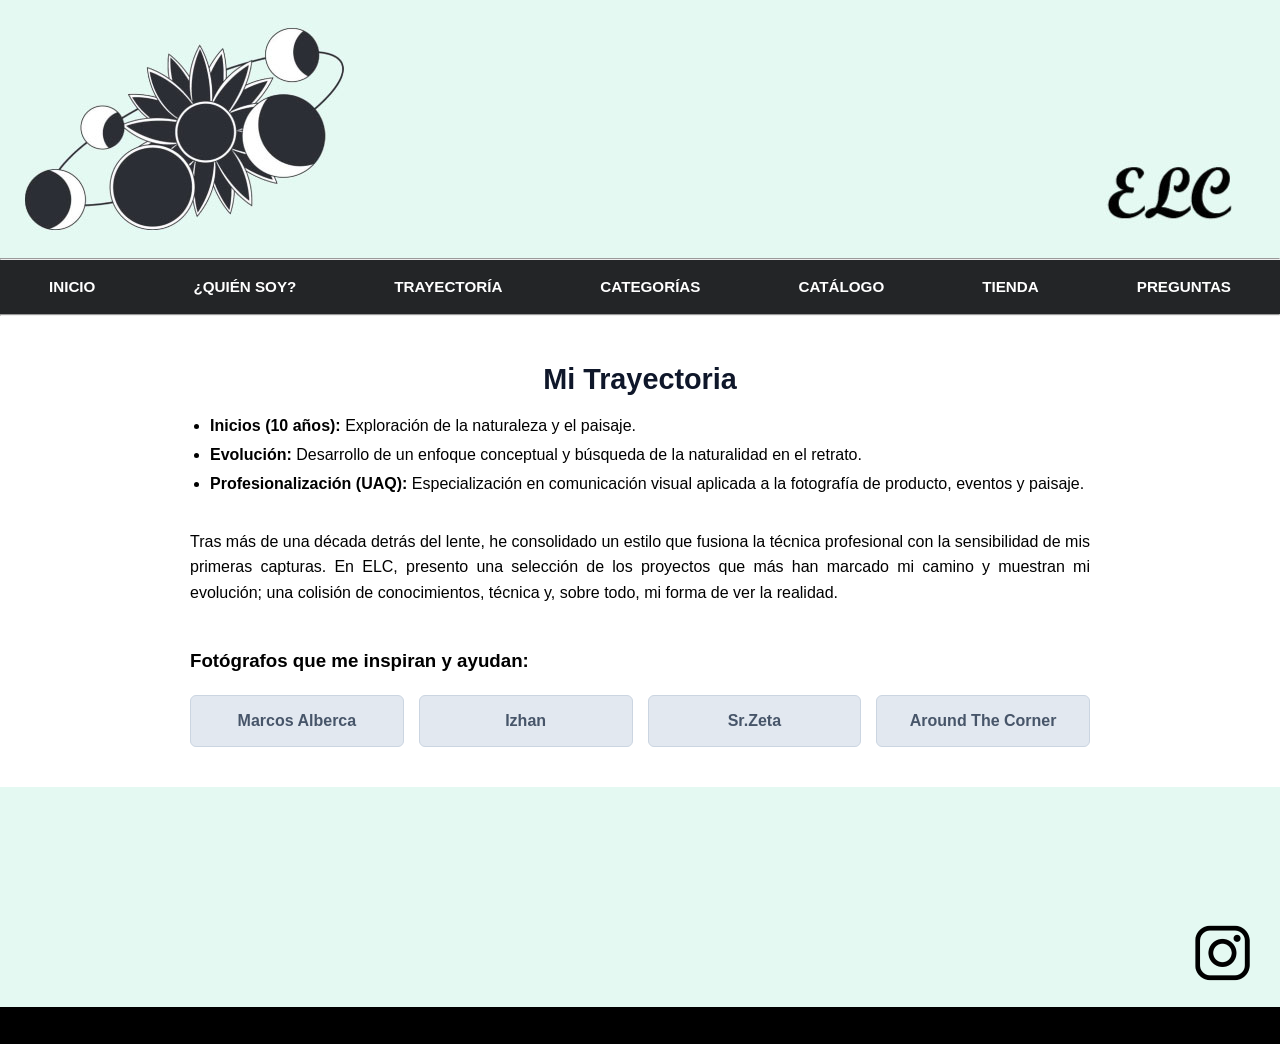
<file: trayectoria/trayectoria.html>
<!DOCTYPE html>
<html lang="es">

<head>
	<meta charset="utf-8">
	<meta name="viewport" content="width=device-width, initial-scale=1">
	<title>Trayectoria - ELC-Photograph</title>
	<link rel="stylesheet" type="text/css" href="../css/reticula12.css">
	<link rel="stylesheet" type="text/css" href="../css/estilos-pagina.css">
</head>

<body>

	<div id="pagina">
		<header id="cabecera"><img src="../imagenes/cabecera.jpg" alt="Cabecera ELC">
		</header>
		<hr>

		<nav id="menu">
			<ul id="lista-menu">
				<li><a href="../pagina-web.html" title="INICIO">INICIO</a></li>
				<li><a href="../quiensoy/quien-soy.html" title="¿QUIÉN SOY?">¿QUIÉN SOY?</a></li>
				<li><a href="trayectoria.html" title="TRAYECTORÍA">TRAYECTORÍA</a></li>
				<li><a href="../especificaciones/nuevas-especificaciones.html" title="CATEGORÍAS">CATEGORÍAS</a></li>
				<li><a href="../catalogo/catalogo.html" title="CATÁLOGO">CATÁLOGO</a></li>
				<li><a href="../tienda/tienda.html" title="TIENDA">TIENDA</a></li>
				<li><a href="../preguntas/preguntas.html" title="PREGUNTAS">PREGUNTAS</a></li>
			</ul>
		</nav>

		<hr>

		<div class="contenido-principal">

			<div class="fila">
				<div class="col12">
					<h2>Mi Trayectoria</h2>

					<ul style="line-height: 1.8; margin-bottom: 30px; padding-left: 20px;">
						<li><strong>Inicios (10 años):</strong> Exploración de la naturaleza y el paisaje.</li>
						<li><strong>Evolución:</strong> Desarrollo de un enfoque conceptual y búsqueda de la naturalidad
							en el retrato.</li>
						<li><strong>Profesionalización (UAQ):</strong> Especialización en comunicación visual aplicada a
							la fotografía de producto, eventos y paisaje.</li>
					</ul>

					<p style="margin-bottom: 40px; text-align: justify;">
						Tras más de una década detrás del lente, he consolidado un estilo que fusiona la técnica
						profesional con la sensibilidad de mis primeras capturas. En ELC, presento una selección de los
						proyectos que más han marcado mi camino y muestran mi evolución; una colisión de conocimientos,
						técnica y, sobre todo, mi forma de ver la realidad.
					</p>
				</div>
			</div>
			<div class="fila">
				<div class="col12">
					<h3>Fotógrafos que me inspiran y ayudan:</h3>

					<div style="display: flex; flex-wrap: wrap; gap: 15px; margin-top: 20px; margin-bottom: 20px;">
						<a href="https://youtube.com/@marcosalberca?si=6h-_VWVnMjmggHzb" target="_blank"
							class="btn-limpiar" style="text-decoration: none; text-align: center;">Marcos Alberca</a>
						<a href="https://youtube.com/@izhan?si=JN7FdhwiQsEDzsK1" target="_blank" class="btn-limpiar"
							style="text-decoration: none; text-align: center;">Izhan</a>
						<a href="https://youtube.com/@sr_zeta?si=2SuIQXE4-6hmFrVR" target="_blank" class="btn-limpiar"
							style="text-decoration: none; text-align: center;">Sr.Zeta</a>
						<a href="https://youtube.com/@aroundthecorneratc?si=ZrQqH40_BJeLpMNa" target="_blank"
							class="btn-limpiar" style="text-decoration: none; text-align: center;">Around The Corner</a>
					</div>
				</div>
			</div>
		</div>
		<footer id="pie"><img src="../imagenes/abajo.png" alt="Pie de página ELC">
		</footer>
	</div>
</body>

</html>
</file>
<file: css/reticula12.css>
/*Reticula 12 columnas*/

* {margin:0; pading:0}
#pagina {max-width:1280px; margin:0 auto;}

/*Columnas*/

.col1, .col2, .col3, .col4, .col5, .col6, .col7, .col8, .col9, .col10, .col11 {float: left; margin: 0 1% 0 0}

.col1 {width:8.33%}
.col2 {width:16.66%}
.col3 {width:25%}
.col4 {width:33.33%}
.col5 {width:41.66%}
.col6 {width:50%}
.col7 {width:58.33%}
.col8 {width:66.66%}
.col9 {width:75%}
.col10 {width:83.33%}
.col11 {width:91.66%}
.col12 {width:100%}
.fila {clear:both; border:none;}

/*imagenes*/
.col1 img, .col2 img, .col3 img, .col4 img, .col5 img, .col6 img, .col7 img,.col8 img, .col9 img, .col10 img, .col11 img, .col12 img {display: block; width: 100%}

/*Pantallas*/

@media all and (max-width: 800px) {
.col1, .col2, .col3, .col4, .col5, .col6, .col7, .col8, .col9, .col10, .col11, .col12 {display: block; width: 99%}
}
</file>
<file: css/estilos.css>
/* =========================================
   1. ESTILOS GENERALES Y PALETA DE COLORES
========================================= */
/* Fondo claro (#f2e6e3) y texto principal en marrón profundo (#2b1700) */
body {
    font-family: 'Calibri Light', Calibri, sans-serif;
    line-height: 1.6;
    font-size: 1.1em;
    background-color: #f2e6e3;
    color: #2b1700;
    text-align: justify;
    margin: 0;
    padding: 0;
}

/* Títulos artísticos principales en marrón profundo */
.titulo-artistico {
    font-family: 'Edwardian Script ITC', 'Brush Script MT', cursive;
    font-size: 3.8rem;
    color: #2b1700;
    text-align: center;
    margin-bottom: 15px;
    font-weight: normal;
}

.texto-cuerpo {
    font-family: 'Calibri Light', Calibri, sans-serif;
    font-size: 1.15rem;
    margin-bottom: 20px;
    line-height: 1.8;
}

/* Control de imágenes de cabecera y pie */
#cabecera img,
#pie img {
    width: 100%;
    height: auto;
    display: block;
}

.divisor-suave {
    border: 0;
    height: 1px;
    background: rgba(43, 23, 0, 0.15);
    /* Divisor sutil basado en el marrón oscuro */
    margin: 40px 0;
}

/* =========================================
   2. ENCABEZADO CON VIDEO
========================================= */
.video-header {
    width: 100%;
    background-color: #2b1700;
}

.video-background {
    width: 100%;
    height: auto;
    display: block;
}

/* =========================================
   3. MENÚ DE NAVEGACIÓN (FLEXBOX)
========================================= */
#menu {
    width: 100%;
    background-color: #2b1700;
    /* Fondo del menú en marrón profundo */
}

#lista-menu {
    display: flex;
    justify-content: center;
    align-items: center;
    flex-wrap: wrap;
    /* Soporta perfectamente los 7 apartados responsivos */
    list-style: none;
    padding: 0;
    margin: 0;
}

#lista-menu li {
    flex: 1 1 auto;
    min-width: 110px;
}

#lista-menu li a {
    text-decoration: none;
    color: #f2e6e3;
    /* Texto del menú en tono claro */
    padding: 16px 10px;
    display: block;
    text-align: center;
    font-family: 'Calibri Light', Calibri, sans-serif;
    letter-spacing: 1px;
    font-weight: bold;
    font-size: 0.95rem;
    transition: all 0.3s ease;
}

/* Efecto Hover usando el rojo de acento (#900603) */
#lista-menu li a:hover {
    background-color: #900603;
    color: #ffffff;
    transform: translateY(-2px);
}

/* =========================================
   4. ESTRUCTURA Y COMPONENTES DE CONTENIDO
========================================= */
.contenido-principal {
    max-width: 950px;
    margin: 40px auto;
    padding: 0 20px;
}

/* Tarjetas informativas de las áreas */
.contenedor-especialidades-resumen {
    display: flex;
    flex-wrap: wrap;
    gap: 15px;
    justify-content: center;
}

.tarjeta-resumen-area {
    background-color: #ffffff;
    border: 1px solid rgba(43, 23, 0, 0.1);
    padding: 25px;
    border-radius: 8px;
    min-width: 220px;
    text-align: center;
    box-shadow: 0 4px 10px rgba(43, 23, 0, 0.03);
    transition: transform 0.3s ease, box-shadow 0.3s ease;
}

.tarjeta-resumen-area h3 {
    font-family: 'Edwardian Script ITC', 'Brush Script MT', cursive;
    font-size: 2.4rem;
    margin: 0;
    color: #2b1700;
}

.tarjeta-resumen-area:hover {
    transform: translateY(-5px);
    box-shadow: 0 8px 20px rgba(43, 23, 0, 0.08);
    border-color: #900603;
    /* Borde resalta en rojo al pasar el cursor */
}

/* =========================================
   5. REDES SOCIALES Y ENLACES
========================================= */
.enlaces-redes-paoli p {
    margin: 15px 0;
    font-size: 1.1rem;
}

.enlaces-redes-paoli a {
    color: #900603;
    /* Enlaces en color rojo de acento */
    text-decoration: none;
    font-weight: bold;
    border-bottom: 1px solid #900603;
    transition: all 0.3s ease;
}

.enlaces-redes-paoli a:hover {
    color: #2b1700;
    border-bottom-color: #2b1700;
}

/* =========================================
   6. RESPONSIVO BÁSICO
========================================= */
@media (max-width: 768px) {
    .titulo-artistico {
        font-size: 3rem;
    }

    .texto-cuerpo {
        font-size: 1.05rem;
    }

    /* Removed fixed height for video header on mobile */
}
</file>
<file: css/estilos-pagina.css>
/* =========================================
   1. ESTILOS GENERALES Y ESTRUCTURA BASE
========================================= */
body {
    font-family: 'Helvetica Neue', Arial, sans-serif; 
    line-height: 1.6; 
    font-size: 1em; 
    background-color: white; 
    text-align: justify;
    margin: 0;
    padding: 0;
}

/* Evita que las imágenes de cabecera y pie desborden en celular */
#cabecera img, #pie img {
    width: 100%;
    height: auto;
    display: block;
}

/* =========================================
   2. ENCABEZADO CON VIDEO
========================================= */
.video-header {
    position: relative;
    height: 70vh; /* Ocupa el 70% del alto de la pantalla */
    width: 100%;
    overflow: hidden;
    display: flex;
    align-items: center;
    justify-content: center;
    background-color: #000;
}

.video-background {
    position: absolute;
    top: 50%; left: 50%;
    min-width: 100%; min-height: 100%;
    width: auto; height: auto;
    z-index: 0; /* CORREGIDO: z-index a 0 para que el video no se oculte detrás del fondo */
    transform: translate(-50%, -50%);
    object-fit: cover; /* Asegura que el video llene el espacio sin deformarse */
}

/* =========================================
   3. MENÚ DE NAVEGACIÓN (FIJO Y ANIMADO)
========================================= */
#menu {
    width: 100%; 
    background-image: url("../imagenes/pleca.png");
    background-size: cover; 
    background-position: center;
}

#lista-menu {
    display: flex;
    justify-content: center;
    align-items: center;
    flex-wrap: wrap; /* CORREGIDO: Permite que los botones bajen si no caben, manteniendo el mismo menú siempre */
    list-style: none;
    padding: 0;
    margin: 0;
}

#lista-menu li {
    flex: 1 1 auto; /* Permite que los botones ajusten su tamaño */
    min-width: 120px; /* Evita que queden demasiado pequeños en celular */
}

#lista-menu li a {
    text-decoration: none; 
    color: white; 
    padding: 15px 5px; 
    display: block; 
    text-align: center; 
    font-weight: bold;
    font-size: 0.95rem;
    transition: all 0.3s ease; /* Transición suave base */
}

/* Animación leve: cambia color de fondo y el botón "salta" un poco */
#lista-menu li a:hover {
    background-color: rgba(255, 255, 255, 0.2); 
    transform: translateY(-3px); /* Efecto sutil de animación hacia arriba */
}

/* =========================================
   4. PRESENTACIÓN Y TEXTOS 
========================================= */
.contenido-principal {
    max-width: 900px;
    margin: 40px auto;
    padding: 0 20px; /* Margen interno para que en celular no pegue a las orillas */
}

.intro-texto {
    font-size: 1.15rem;
    color: #333;
    margin-bottom: 50px;
    line-height: 1.8;
    text-align: center;
}

h2 {
    font-size: 1.8rem;
    color: #0f172a;
    margin-bottom: 10px;
    text-align: center;
}

.subtitulo {
    color: #64748b;
    margin-bottom: 30px;
    text-align: center;
}

/* =========================================
   5. FORMULARIO ELEGANTE
========================================= */
.formulario-elegante {
    background-color: #f8fafc; /* Fondo gris súper sutil */
    padding: 30px;
    border-radius: 8px;
    border: 1px solid #e2e8f0;
    max-width: 600px;
    margin: 0 auto 50px auto;
    box-shadow: 0 4px 6px rgba(0,0,0,0.05); /* Sombra ligera */
}

.grupo-campo {
    display: flex;
    flex-direction: column;
    margin-bottom: 20px;
}

.grupo-campo label {
    font-weight: bold;
    margin-bottom: 8px;
    color: #334155;
    font-size: 0.95rem;
}

/* Cajas de texto del formulario */
.grupo-campo input, .grupo-campo textarea {
    padding: 12px;
    border: 1px solid #cbd5e1;
    border-radius: 6px;
    font-family: inherit;
    font-size: 1rem;
    transition: border-color 0.3s;
}

.grupo-campo input:focus, .grupo-campo textarea:focus {
    outline: none;
    border-color: #0f172a; /* Borde oscuro al dar clic */
}

/* Botones del formulario */
.grupo-botones {
    display: flex;
    gap: 15px;
    justify-content: flex-end;
    margin-top: 10px;
}

.btn-enviar, .btn-limpiar {
    padding: 12px 25px;
    font-size: 1rem;
    font-weight: bold;
    border-radius: 6px;
    cursor: pointer;
    transition: background 0.2s;
}

.btn-enviar {
    background-color: #0f172a;
    color: white;
    border: none;
    flex: 2; /* Ocupa más espacio visual */
}

.btn-enviar:hover { background-color: #334155; }

.btn-limpiar {
    background-color: #e2e8f0;
    color: #475569;
    border: 1px solid #cbd5e1;
    flex: 1;
}

.btn-limpiar:hover { background-color: #cbd5e1; }

/* =========================================
   6. GALERÍA ANIMADA CON FILTROS (NUEVO)
========================================= */
.seccion-galeria {
    max-width: 1200px;
    margin: 40px auto;
    padding: 0 20px;
}

.filtros-galeria {
    text-align: center;
    margin-bottom: 30px;
}

.btn-filtro {
    background-color: #e2e8f0;
    border: none;
    padding: 10px 20px;
    margin: 5px;
    border-radius: 20px;
    cursor: pointer;
    font-weight: bold;
    color: #334155;
    transition: all 0.3s ease;
}

.btn-filtro:hover, .btn-filtro.activo {
    background-color: #0f172a;
    color: white;
}

/* Convierte la lista aburrida en un Grid adaptable a la pantalla */
.mosaico-galeria {
    display: grid;
    grid-template-columns: repeat(auto-fill, minmax(280px, 1fr));
    gap: 20px;
}

.item-galeria {
    width: 100%;
    height: 280px;
    border-radius: 8px;
    overflow: hidden;
    animation: aparecerFoto 0.5s ease forwards;
}

.item-galeria img {
    width: 100%;
    height: 100%;
    object-fit: cover;
    transition: transform 0.4s ease;
}

.item-galeria img:hover {
    transform: scale(1.08); /* Efecto de zoom leve al mirar la foto */
}

.oculto { display: none !important; }

@keyframes aparecerFoto {
    0% { opacity: 0; transform: scale(0.8); }
    100% { opacity: 1; transform: scale(1); }
}

/* =========================================
   7. REDES SOCIALES
========================================= */
.seccion-comunidad {
    margin-top: 50px;
    border-top: 1px solid #e2e8f0;
    padding-top: 40px;
    text-align: center;
}

.instagram-enlace a {
    display: inline-block;
    color: #0f172a;
    font-weight: bold;
    text-decoration: none;
    border-bottom: 2px solid #0f172a;
    padding-bottom: 2px;
    font-size: 1.2rem;
    margin-top: 10px;
    transition: color 0.3s;
}

.instagram-enlace a:hover {
    color: #64748b;
    border-bottom-color: #64748b;
}

/* =========================================
   8. DISEÑO RESPONSIVO (TELÉFONOS CELULARES)
========================================= */
@media (max-width: 800px) {
    /* Adaptar formulario a pantallas muy pequeñas */
    .grupo-botones {
        flex-direction: column-reverse;
    }
    
    .btn-enviar, .btn-limpiar {
        width: 100%;
    }
}
</file>
